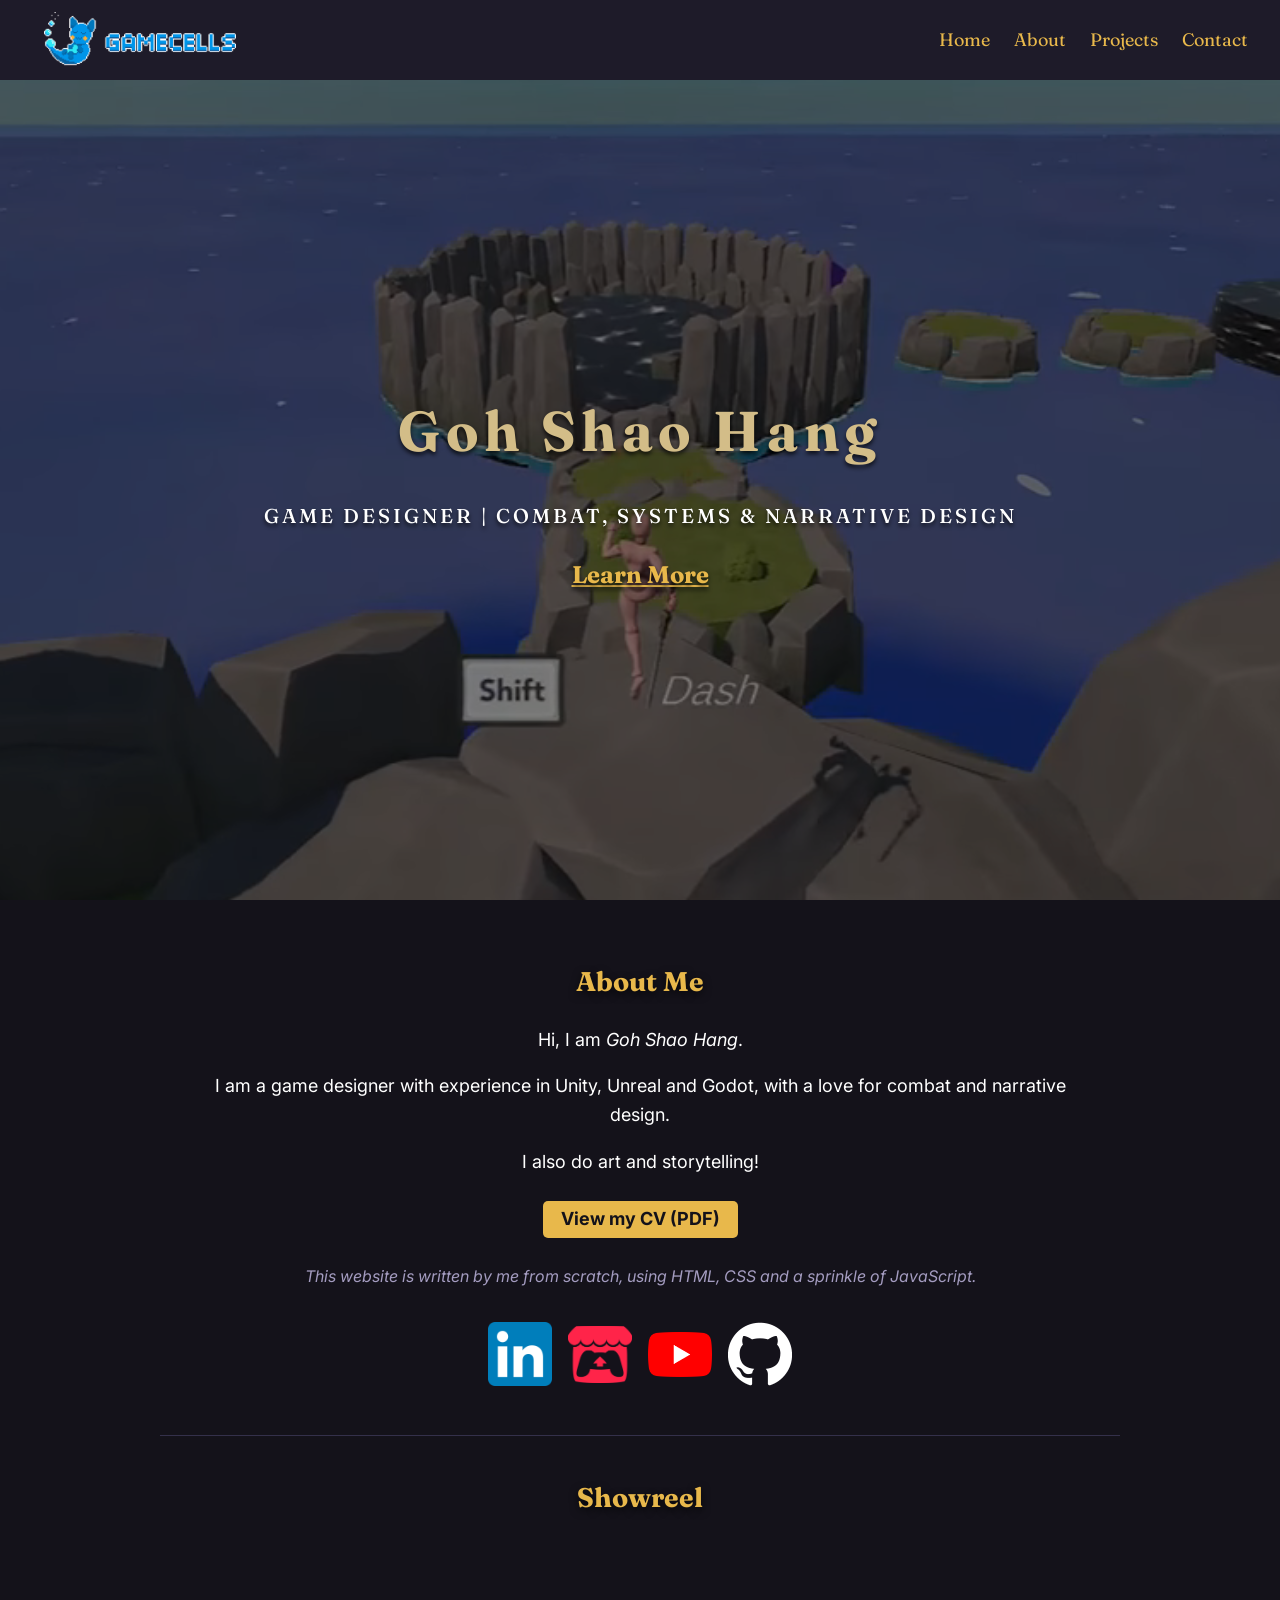
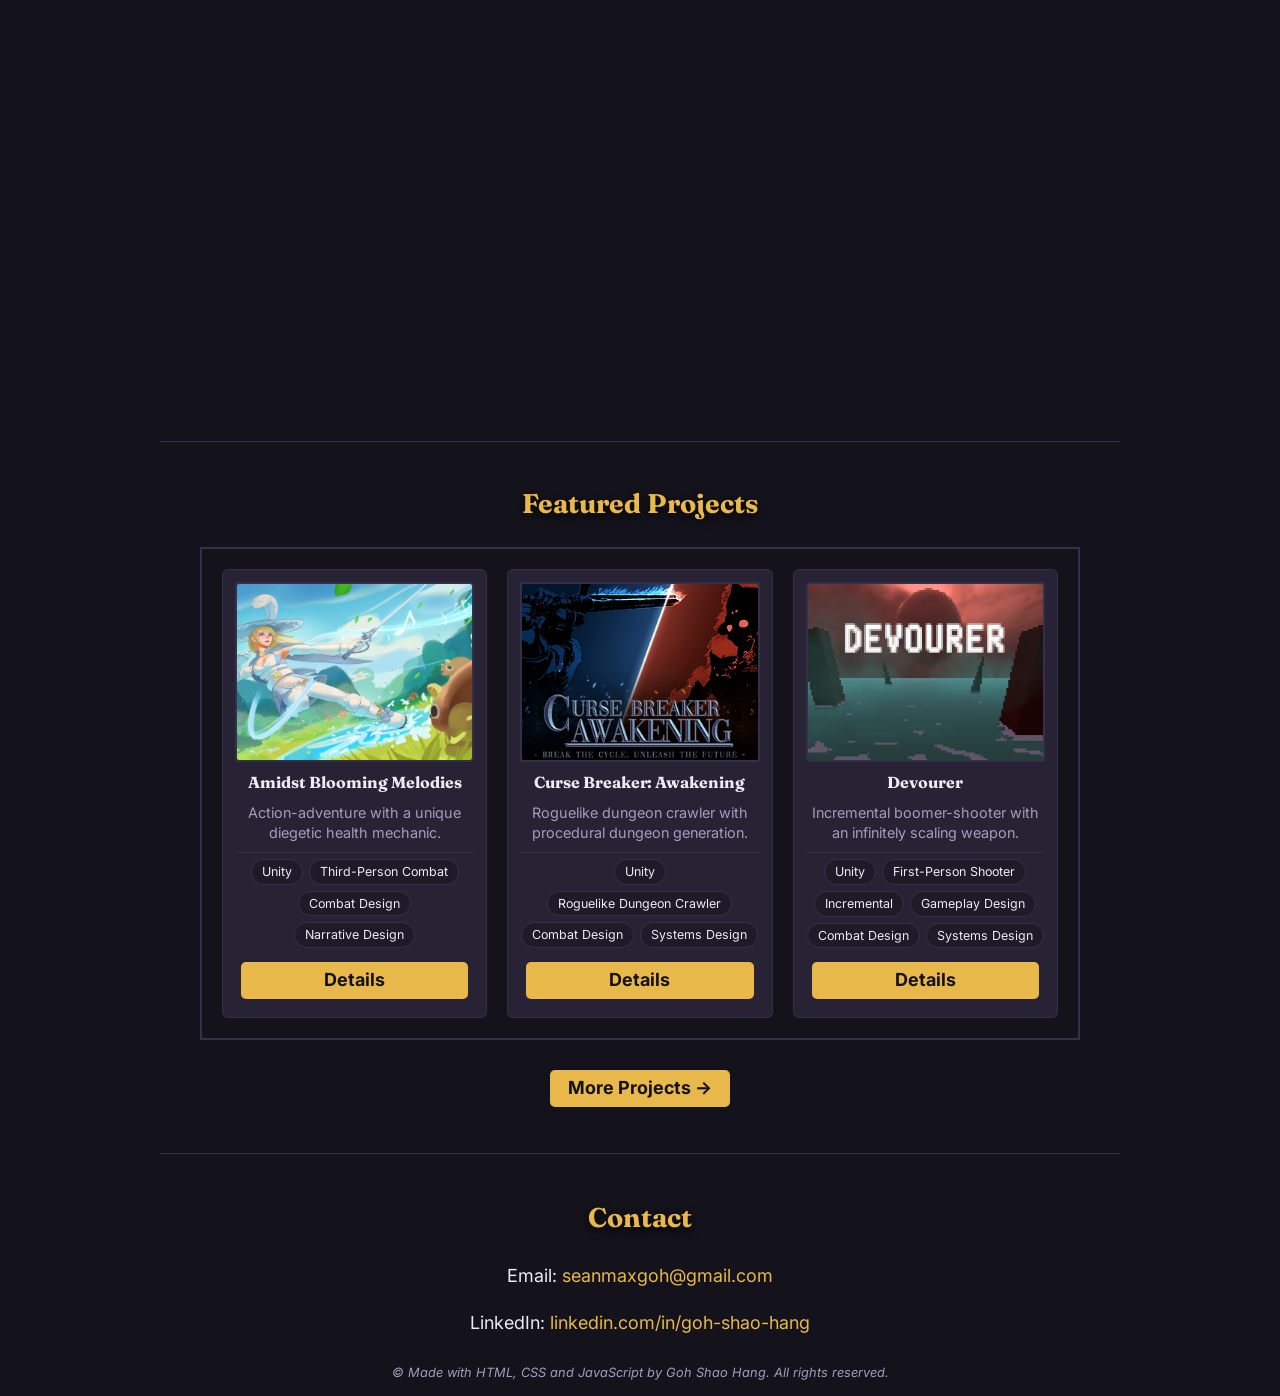
<file: index.html>
<!doctype html>
<html lang="en">
  <head>
    <meta charset="UTF-8" />
    <meta name="viewport" content="width=device-width, initial-scale=1.0" />
    <meta property="og:title" content="Goh Shao Hang | Game Designer" />
    <meta
      property="og:description"
      content="Combat, systems and narrative designer — Unity, C#, and 3D art. Portfolio of boss-fight systems and original narrative work."
    />
    <meta
      property="og:image"
      content="https://goh-shao-hang.github.io/images/og-preview.png"
    />
    <meta property="og:url" content="https://goh-shao-hang.github.io/" />
    <title>Goh Shao Hang | Game Designer</title>
    <link rel="icon" type="image/png" href="favicon.png" />

    <link rel="preconnect" href="https://fonts.googleapis.com" />
    <link rel="preconnect" href="https://fonts.gstatic.com" crossorigin />
    <link
      href="https://fonts.googleapis.com/css2?family=Fraunces:ital,opsz,wght@0,9..144,100..900;1,9..144,100..900&family=Inter:ital,opsz,wght@0,14..32,100..900;1,14..32,100..900&display=swap"
      rel="stylesheet"
    />
    <link rel="stylesheet" href="style.css" />
  </head>
  <body>
    <header>
      <a href="#"
        ><img
          class="logo"
          src="images/GamecellsBannerAnimatedTrimmed.gif"
          alt="Banner Image of Gamecells"
        />
      </a>

      <button class="menu-toggle" aria-label="Toggle menu">☰</button>

      <nav>
        <a href="#">Home</a>
        <a href="#about">About</a>
        <a href="#projects">Projects</a>
        <a href="#contact">Contact</a>
      </nav>
    </header>
    <div class="above-fold">
      <div class="hero">
        <video
          class="hero-video"
          poster="images/hero-poster.png"
          autoplay
          muted
          loop
          playsinline
          disablePictureInPicture
        >
          <source src="videos/hero-video.webm" type="video/webm" />
          <source src="videos/hero-video.mp4" type="video/mp4" />
        </video>
        <div class="hero-overlay"></div>
        <div class="hero-text">
          <h1>Goh Shao Hang</h1>
          <p>Game Designer | Combat, Systems & Narrative Design</p>
          <a href="#about">Learn More</a>
        </div>
      </div>
    </div>

    <main>
      <section id="about">
        <h2>About Me</h2>
        <div>
          <p class="about">Hi, I am <em>Goh Shao Hang</em>.</p>
          <p class="about">
            I am a game designer with experience in Unity, Unreal and Godot,
            with a love for combat and narrative design.
          </p>
          <p class="about">I also do art and storytelling!</p>
          <a
            class="btn-link"
            href="documents/cv-goh-shao-hang.pdf"
            target="_blank"
            >View my CV (PDF)</a
          >
          <p class="about">
            <span
              style="font-size: 1rem; font-style: italic; color: var(--muted)"
              >This website is written by me from scratch, using HTML, CSS and a
              sprinkle of JavaScript.</span
            >
          </p>
        </div>
        <div class="links">
          <a
            href="https://www.linkedin.com/in/goh-shao-hang"
            target="_blank"
            rel="noopener noreferrer"
          >
            <img
              class="link-icon"
              src="images/linkedin-icon.webp"
              alt="Link to LinkedIn Page"
              loading="lazy"
            />
          </a>
          <a
            href="https://gamecells.itch.io/"
            target="_blank"
            rel="noopener noreferrer"
          >
            <img
              class="link-icon"
              src="images/itchio-icon.png"
              alt="Link to Itch.io Page"
              loading="lazy"
            />
          </a>
          <a
            href="https://www.youtube.com/@gamecells"
            target="_blank"
            rel="noopener noreferrer"
          >
            <img
              class="link-icon"
              src="images/youtube-icon.png"
              alt="Link to YouTube Channel"
              loading="lazy"
            />
          </a>
          <a
            href="https://github.com/goh-shao-hang"
            target="_blank"
            rel="noopener noreferrer"
          >
            <img
              class="link-icon"
              src="images/github-icon.png"
              alt="Link to GitHub Profile"
              loading="lazy"
            />
          </a>
        </div>
      </section>
      <section>
        <h2>Showreel</h2>
        <iframe
          src="https://www.youtube.com/embed/Xxw1NPWMXco?si=EouvXhj8TsORYzJm"
          title="Gamecells Showreel"
          allow="
            accelerometer;
            autoplay;
            clipboard-write;
            encrypted-media;
            gyroscope;
            picture-in-picture;
            web-share;
          "
          referrerpolicy="strict-origin-when-cross-origin"
          allowfullscreen
        ></iframe>
        <!-- <video src="videos/showreel.mp4" controls playsinline></video> -->
      </section>
      <section id="projects">
        <h2>Featured Projects</h2>
        <div class="project-grid">
          <div class="project-card">
            <a href="projects/amidst-blooming-melodies.html">
              <img
                class="thumbnail"
                src="images/amidst-blooming-melodies-thumb.jpg"
                alt="Thumbnail of Amidst Blooming Melodies"
                loading="lazy"
              />
            </a>
            <h3>Amidst Blooming Melodies</h3>
            <p class="card-description">
              Action-adventure with a unique diegetic health mechanic.
            </p>
            <ul class="tag-list">
              <li>Unity</li>
              <li>Third-Person Combat</li>
              <li>Combat Design</li>
              <li>Narrative Design</li>
            </ul>
            <a
              class="btn-details"
              href="projects/amidst-blooming-melodies.html"
            >
              Details
            </a>
          </div>
          <div class="project-card">
            <a href="projects/curse-breaker-awakening.html">
              <img
                class="thumbnail"
                src="images/curse-breaker-awakening-thumb.png"
                alt="Thumbnail of Curse Breaker: Awakening"
                loading="lazy"
              />
            </a>
            <h3>Curse Breaker: Awakening</h3>
            <p class="card-description">
              Roguelike dungeon crawler with procedural dungeon generation.
            </p>
            <ul class="tag-list">
              <li>Unity</li>
              <li>Roguelike Dungeon Crawler</li>
              <li>Combat Design</li>
              <li>Systems Design</li>
            </ul>
            <a class="btn-details" href="projects/curse-breaker-awakening.html">
              Details
            </a>
          </div>
          <div class="project-card">
            <a href="projects/devourer.html">
              <img
                class="thumbnail"
                src="images/devourer-thumb.png"
                alt="Thumbnail of Devourer"
                loading="lazy"
              />
            </a>
            <h3>Devourer</h3>
            <p class="card-description">
              Incremental boomer-shooter with an infinitely scaling weapon.
            </p>
            <ul class="tag-list">
              <li>Unity</li>
              <li>First-Person Shooter</li>
              <li>Incremental</li>
              <li>Gameplay Design</li>
              <li>Combat Design</li>
              <li>Systems Design</li>
            </ul>
            <a class="btn-details" href="projects/devourer.html"> Details </a>
          </div>
        </div>
        <div class="link-buttons">
          <a class="btn-link" href="more-projects.html">More Projects &rarr;</a>
        </div>
      </section>
    </main>
    <footer id="contact">
      <h2>Contact</h2>
      <p>
        Email: <a href="mailto:seanmaxgoh@gmail.com">seanmaxgoh@gmail.com</a>
      </p>
      <p>
        LinkedIn:
        <a
          href="https://www.linkedin.com/in/goh-shao-hang"
          target="_blank"
          rel="noopener noreferrer"
          >linkedin.com/in/goh-shao-hang</a
        >
      </p>
      <p id="copyright">
        &copy; Made with HTML, CSS and JavaScript by Goh Shao Hang. All rights
        reserved.
      </p>
    </footer>

    <script src="scripts/hamburger.js"></script>
    <script src="scripts/motion.js"></script>
    <!-- Cloudflare Web Analytics -->
    <script
      type="module"
      src="https://static.cloudflareinsights.com/beacon.min.js"
      data-cf-beacon='{"token": "64c9b48ee6d34dce850025bd3eb6d81f"}'
    ></script>
    <!-- End Cloudflare Web Analytics -->
  </body>
</html>
</file>
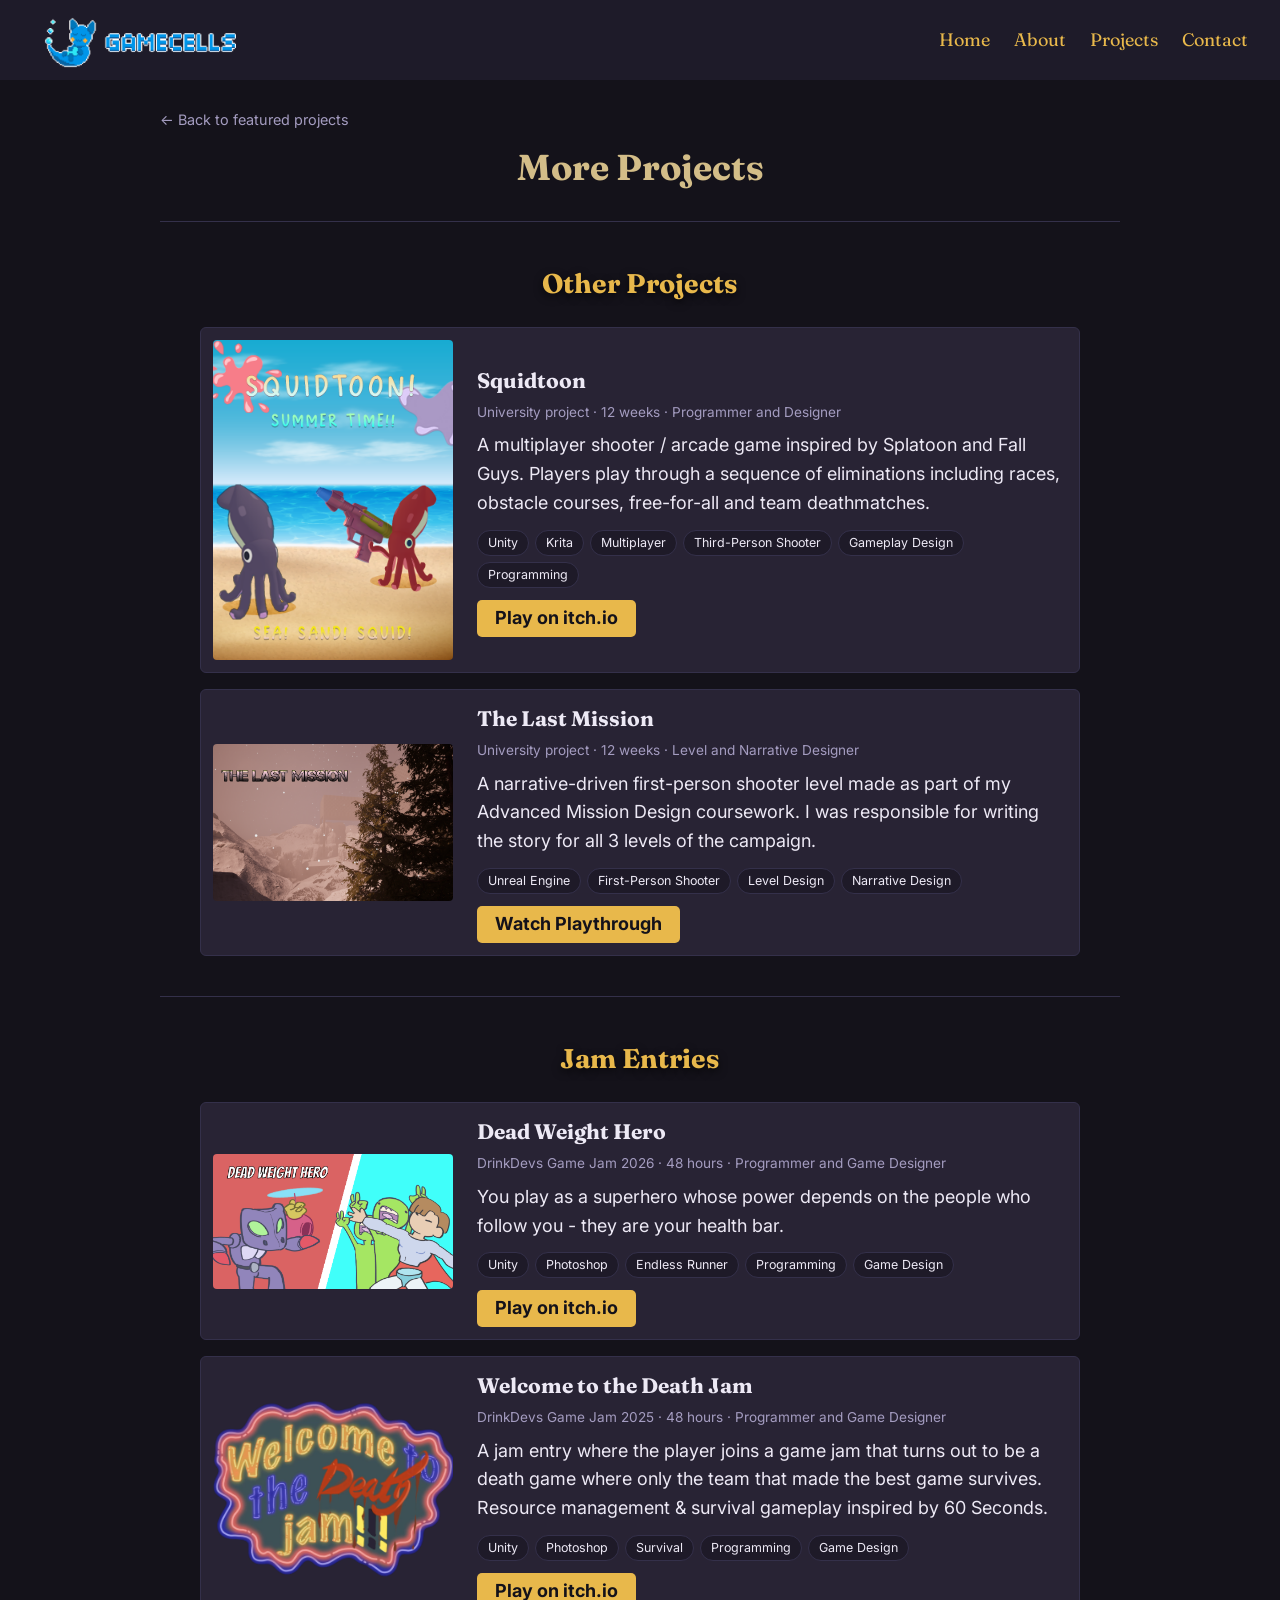
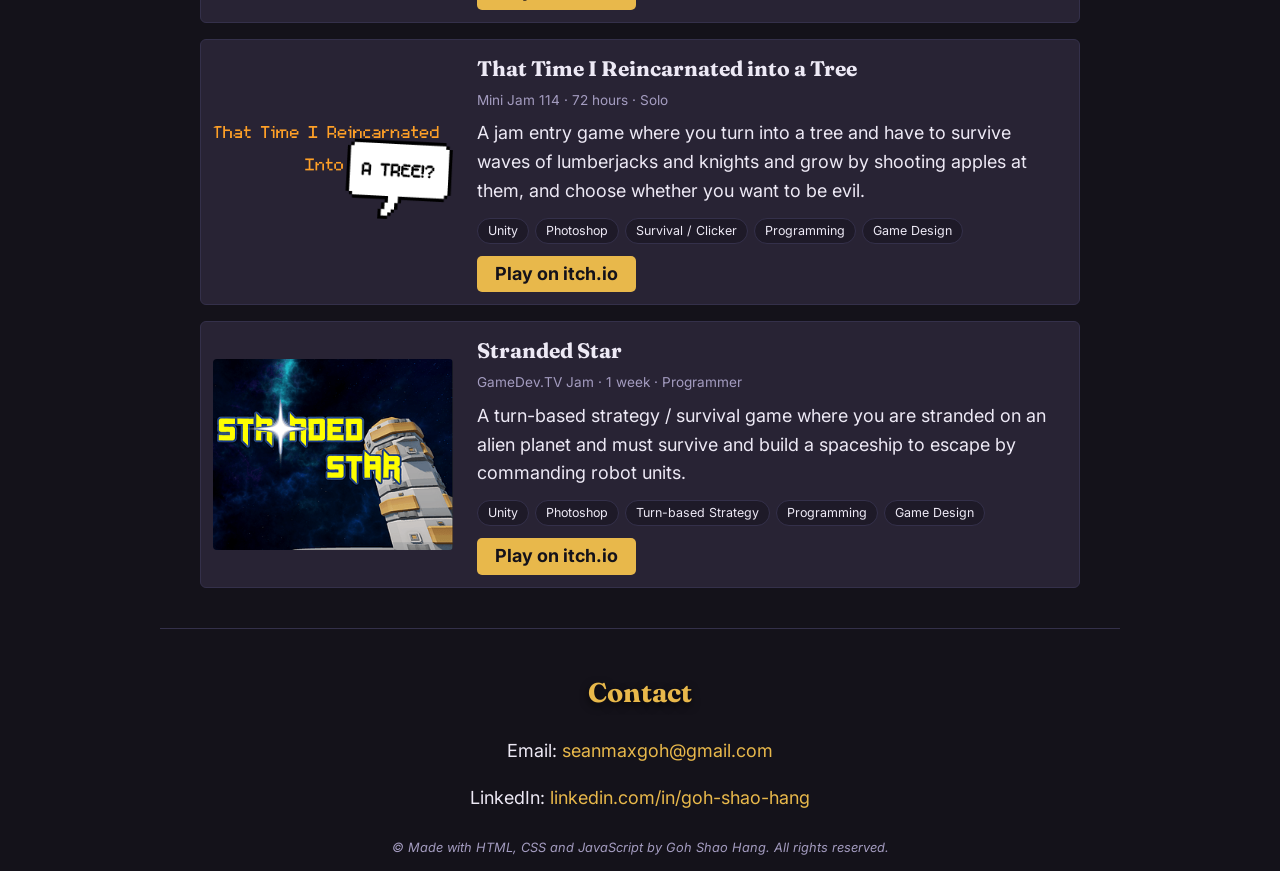
<file: more-projects.html>
<!doctype html>
<html lang="en">
  <head>
    <meta charset="UTF-8" />
    <meta name="viewport" content="width=device-width, initial-scale=1.0" />
    <meta property="og:title" content="More Projects | Goh Shao Hang" />
    <meta
      property="og:description"
      content="Other projects including personal projects and game jam entries."
    />
    <meta
      property="og:image"
      content="https://goh-shao-hang.github.io/images/og-preview.png"
    />
    <meta
      property="og:url"
      content="https://goh-shao-hang.github.io/more-projects.html"
    />
    <link rel="icon" type="image/png" href="favicon.png" />
    <title>More Projects | Goh Shao Hang</title>

    <link rel="preconnect" href="https://fonts.googleapis.com" />
    <link rel="preconnect" href="https://fonts.gstatic.com" crossorigin />
    <link
      href="https://fonts.googleapis.com/css2?family=Fraunces:ital,opsz,wght@0,9..144,100..900;1,9..144,100..900&family=Inter:ital,opsz,wght@0,14..32,100..900;1,14..32,100..900&display=swap"
      rel="stylesheet"
    />
    <link rel="stylesheet" href="style.css" />
  </head>
  <body>
    <header>
      <a href="index.html">
        <img
          class="logo"
          src="images/GamecellsBannerAnimatedTrimmed.gif"
          alt="Logo of Gamecells"
        />
      </a>
      <button class="menu-toggle" aria-label="Toggle menu">☰</button>
      <nav>
        <a href="index.html">Home</a>
        <a href="index.html#about">About</a>
        <a href="index.html#projects">Projects</a>
        <a href="index.html#contact">Contact</a>
      </nav>
    </header>

    <main>
      <div class="project-header">
        <div class="breadcrumb">
          <a href="index.html#projects">&larr; Back to featured projects</a>
        </div>
        <h1 class="project-title">More Projects</h1>
      </div>
      <section id="other-projects">
        <h2>Other Projects</h2>
        <div class="project-list">
          <article class="project-row tall">
            <a
              href="https://gamecells.itch.io/squidtoon"
              target="_blank"
              rel="noopener noreferrer"
            >
              <img
                class="row-thumb"
                src="images/game-jams/squidtoon-thumb.png"
                alt="Thumbnail of Squidtoon"
                loading="lazy"
              />
            </a>
            <div class="row-text">
              <h3>Squidtoon</h3>
              <p class="row-meta">
                University project &middot; 12 weeks &middot; Programmer and
                Designer
              </p>
              <p class="row-description">
                A multiplayer shooter / arcade game inspired by Splatoon and
                Fall Guys. Players play through a sequence of eliminations
                including races, obstacle courses, free-for-all and team
                deathmatches.
              </p>
              <ul class="tag-list">
                <li>Unity</li>
                <li>Krita</li>
                <li>Multiplayer</li>
                <li>Third-Person Shooter</li>
                <li>Gameplay Design</li>
                <li>Programming</li>
              </ul>
              <a
                class="btn-link"
                href="https://gamecells.itch.io/squidtoon"
                target="_blank"
                rel="noopener noreferrer"
                >Play on itch.io</a
              >
            </div>
          </article>
          <article class="project-row">
            <a
              href="https://youtu.be/XicVcLcd4GY"
              target="_blank"
              rel="noopener noreferrer"
            >
              <img
                class="row-thumb"
                src="images/game-jams/the-last-mission-thumb.png"
                alt="Thumbnail of The Last Mission"
                loading="lazy"
              />
            </a>
            <div class="row-text">
              <h3>The Last Mission</h3>
              <p class="row-meta">
                University project &middot; 12 weeks &middot; Level and
                Narrative Designer
              </p>
              <p class="row-description">
                A narrative-driven first-person shooter level made as part of my
                Advanced Mission Design coursework. I was responsible for
                writing the story for all 3 levels of the campaign.
              </p>
              <ul class="tag-list">
                <li>Unreal Engine</li>
                <li>First-Person Shooter</li>
                <li>Level Design</li>
                <li>Narrative Design</li>
              </ul>
              <a
                class="btn-link"
                href="https://youtu.be/XicVcLcd4GY"
                target="_blank"
                rel="noopener noreferrer"
                >Watch Playthrough</a
              >
            </div>
          </article>
        </div>
      </section>
      <section id="jam-entries">
        <h2>Jam Entries</h2>
        <div class="project-list">
          <article class="project-row">
            <a
              href="https://gamecells.itch.io/dead-weight-hero"
              target="_blank"
              rel="noopener noreferrer"
            >
              <img
                class="row-thumb"
                src="images/game-jams/dead-weight-hero-thumb.png"
                alt="Thumbnail of Dead Weight Hero"
                loading="lazy"
              />
            </a>
            <div class="row-text">
              <h3>Dead Weight Hero</h3>
              <p class="row-meta">
                DrinkDevs Game Jam 2026 &middot; 48 hours &middot; Programmer
                and Game Designer
              </p>
              <p class="row-description">
                You play as a superhero whose power depends on the people who
                follow you - they are your health bar.
              </p>
              <ul class="tag-list">
                <li>Unity</li>
                <li>Photoshop</li>
                <li>Endless Runner</li>
                <li>Programming</li>
                <li>Game Design</li>
              </ul>
              <a
                class="btn-link"
                href="https://gamecells.itch.io/dead-weight-hero"
                target="_blank"
                rel="noopener noreferrer"
                >Play on itch.io</a
              >
            </div>
          </article>
          <article class="project-row">
            <a
              href="https://gamecells.itch.io/welcome-to-the-death-game-jam"
              target="_blank"
              rel="noopener noreferrer"
            >
              <img
                class="row-thumb"
                src="images/game-jams/death-jam-thumb.png"
                alt="Thumbnail of Welcome to the Death Jam"
                loading="lazy"
              />
            </a>
            <div class="row-text">
              <h3>Welcome to the Death Jam</h3>
              <p class="row-meta">
                DrinkDevs Game Jam 2025 &middot; 48 hours &middot; Programmer
                and Game Designer
              </p>
              <p class="row-description">
                A jam entry where the player joins a game jam that turns out to
                be a death game where only the team that made the best game
                survives. Resource management & survival gameplay inspired by 60
                Seconds.
              </p>
              <ul class="tag-list">
                <li>Unity</li>
                <li>Photoshop</li>
                <li>Survival</li>
                <li>Programming</li>
                <li>Game Design</li>
              </ul>
              <a
                class="btn-link"
                href="https://gamecells.itch.io/welcome-to-the-death-game-jam"
                target="_blank"
                rel="noopener noreferrer"
                >Play on itch.io</a
              >
            </div>
          </article>
          <article class="project-row">
            <a
              href="https://gamecells.itch.io/that-time-i-reincarnated-as-a-tree"
              target="_blank"
              rel="noopener noreferrer"
            >
              <img
                class="row-thumb"
                src="images/game-jams/tree-thumb.png"
                alt="Thumbnail of That Time I Reincarnated into a Tree"
                loading="lazy"
              />
            </a>
            <div class="row-text">
              <h3>That Time I Reincarnated into a Tree</h3>
              <p class="row-meta">
                Mini Jam 114 &middot; 72 hours &middot; Solo
              </p>
              <p class="row-description">
                A jam entry game where you turn into a tree and have to survive
                waves of lumberjacks and knights and grow by shooting apples at
                them, and choose whether you want to be evil.
              </p>
              <ul class="tag-list">
                <li>Unity</li>
                <li>Photoshop</li>
                <li>Survival / Clicker</li>
                <li>Programming</li>
                <li>Game Design</li>
              </ul>
              <a
                class="btn-link"
                href="https://gamecells.itch.io/that-time-i-reincarnated-as-a-tree"
                target="_blank"
                rel="noopener noreferrer"
                >Play on itch.io</a
              >
            </div>
          </article>
          <article class="project-row">
            <a
              href="https://gamecells.itch.io/stranded-star"
              target="_blank"
              rel="noopener noreferrer"
            >
              <img
                class="row-thumb"
                src="images/game-jams/stranded-star-thumb.png"
                alt="Thumbnail of Stranded Star"
                loading="lazy"
              />
            </a>
            <div class="row-text">
              <h3>Stranded Star</h3>
              <p class="row-meta">
                GameDev.TV Jam &middot; 1 week &middot; Programmer
              </p>
              <p class="row-description">
                A turn-based strategy / survival game where you are stranded on
                an alien planet and must survive and build a spaceship to escape
                by commanding robot units.
              </p>
              <ul class="tag-list">
                <li>Unity</li>
                <li>Photoshop</li>
                <li>Turn-based Strategy</li>
                <li>Programming</li>
                <li>Game Design</li>
              </ul>
              <a
                class="btn-link"
                href="https://gamecells.itch.io/stranded-star"
                target="_blank"
                rel="noopener noreferrer"
                >Play on itch.io</a
              >
            </div>
          </article>
        </div>
      </section>
    </main>

    <footer id="contact">
      <h2>Contact</h2>
      <p>
        Email: <a href="mailto:seanmaxgoh@gmail.com">seanmaxgoh@gmail.com</a>
      </p>
      <p>
        LinkedIn:
        <a
          href="https://www.linkedin.com/in/goh-shao-hang"
          target="_blank"
          rel="noopener noreferrer"
          >linkedin.com/in/goh-shao-hang</a
        >
      </p>
      <p id="copyright">
        &copy; Made with HTML, CSS and JavaScript by Goh Shao Hang. All rights
        reserved.
      </p>
    </footer>
    <script src="scripts/hamburger.js"></script>
    <script src="scripts/motion.js"></script>
    <!-- Cloudflare Web Analytics -->
    <script
      type="module"
      src="https://static.cloudflareinsights.com/beacon.min.js"
      data-cf-beacon='{"token": "64c9b48ee6d34dce850025bd3eb6d81f"}'
    ></script>
    <!-- End Cloudflare Web Analytics -->
  </body>
</html>
</file>
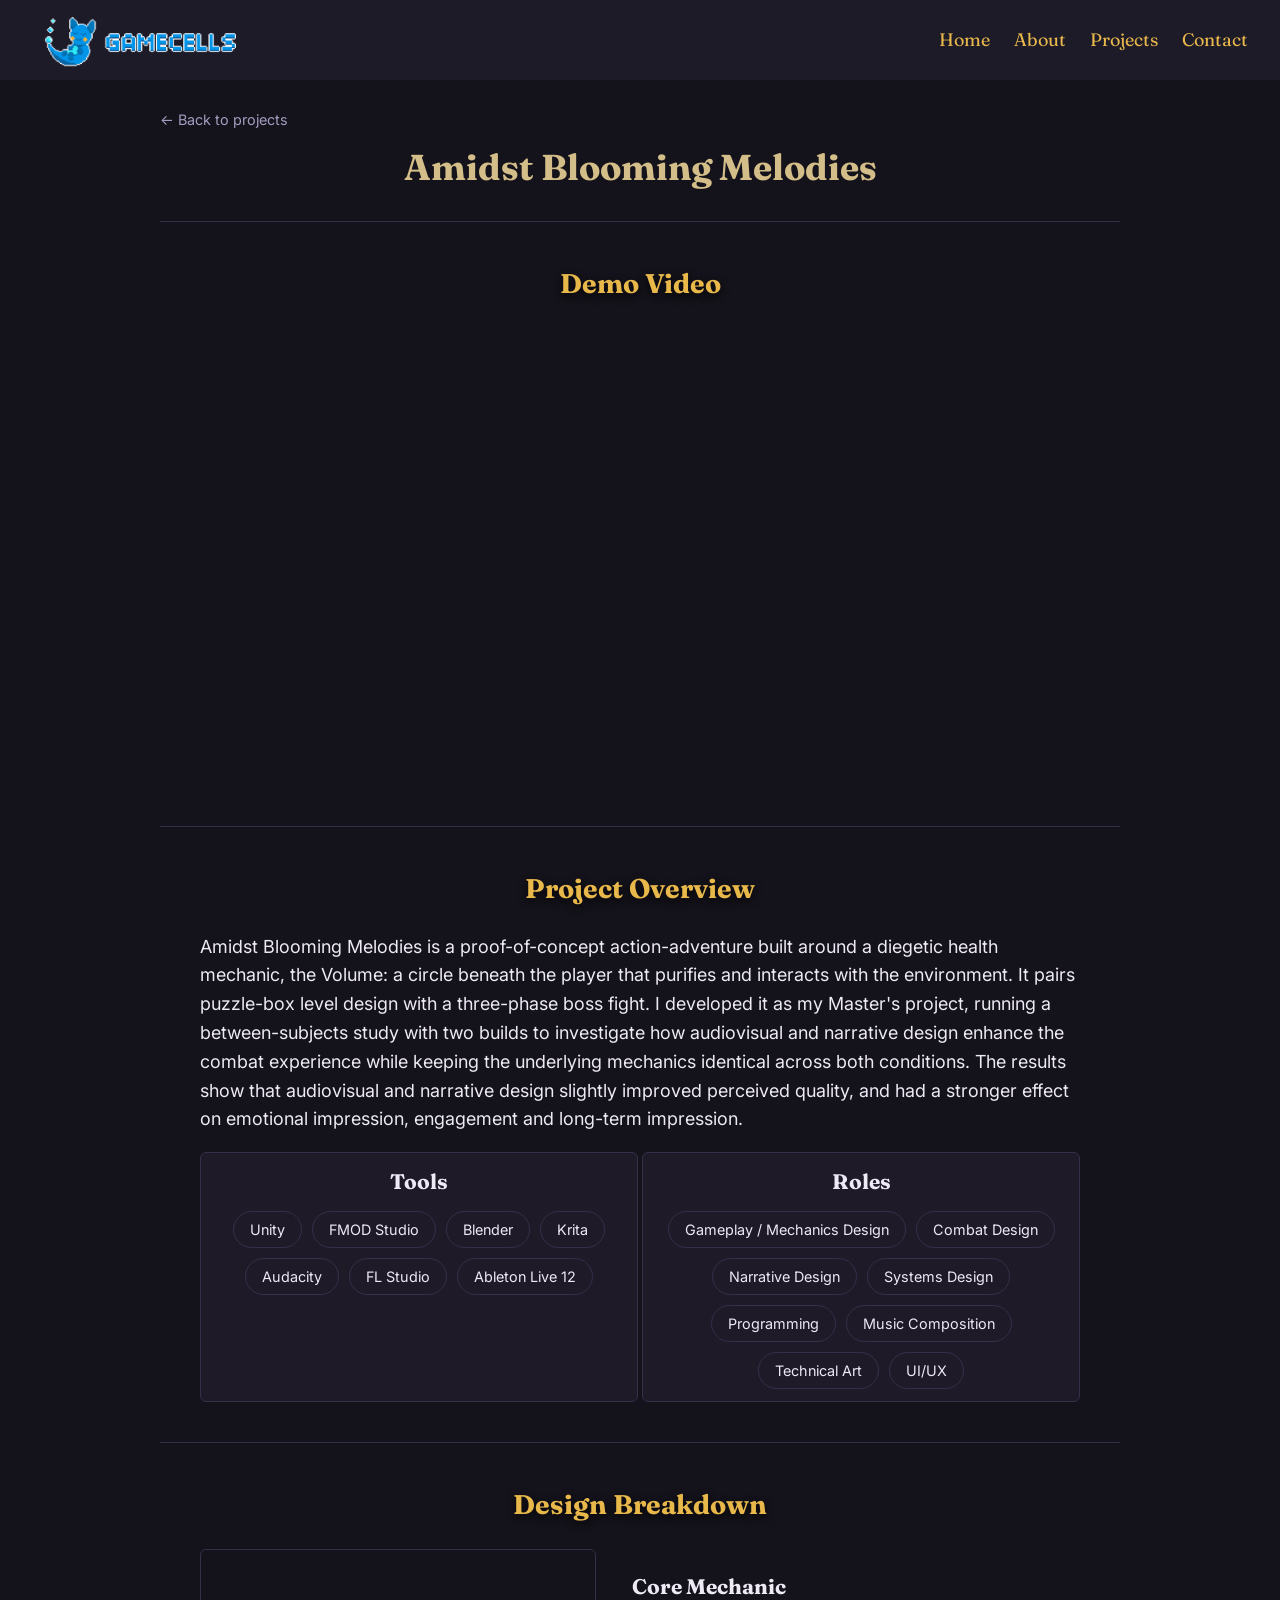
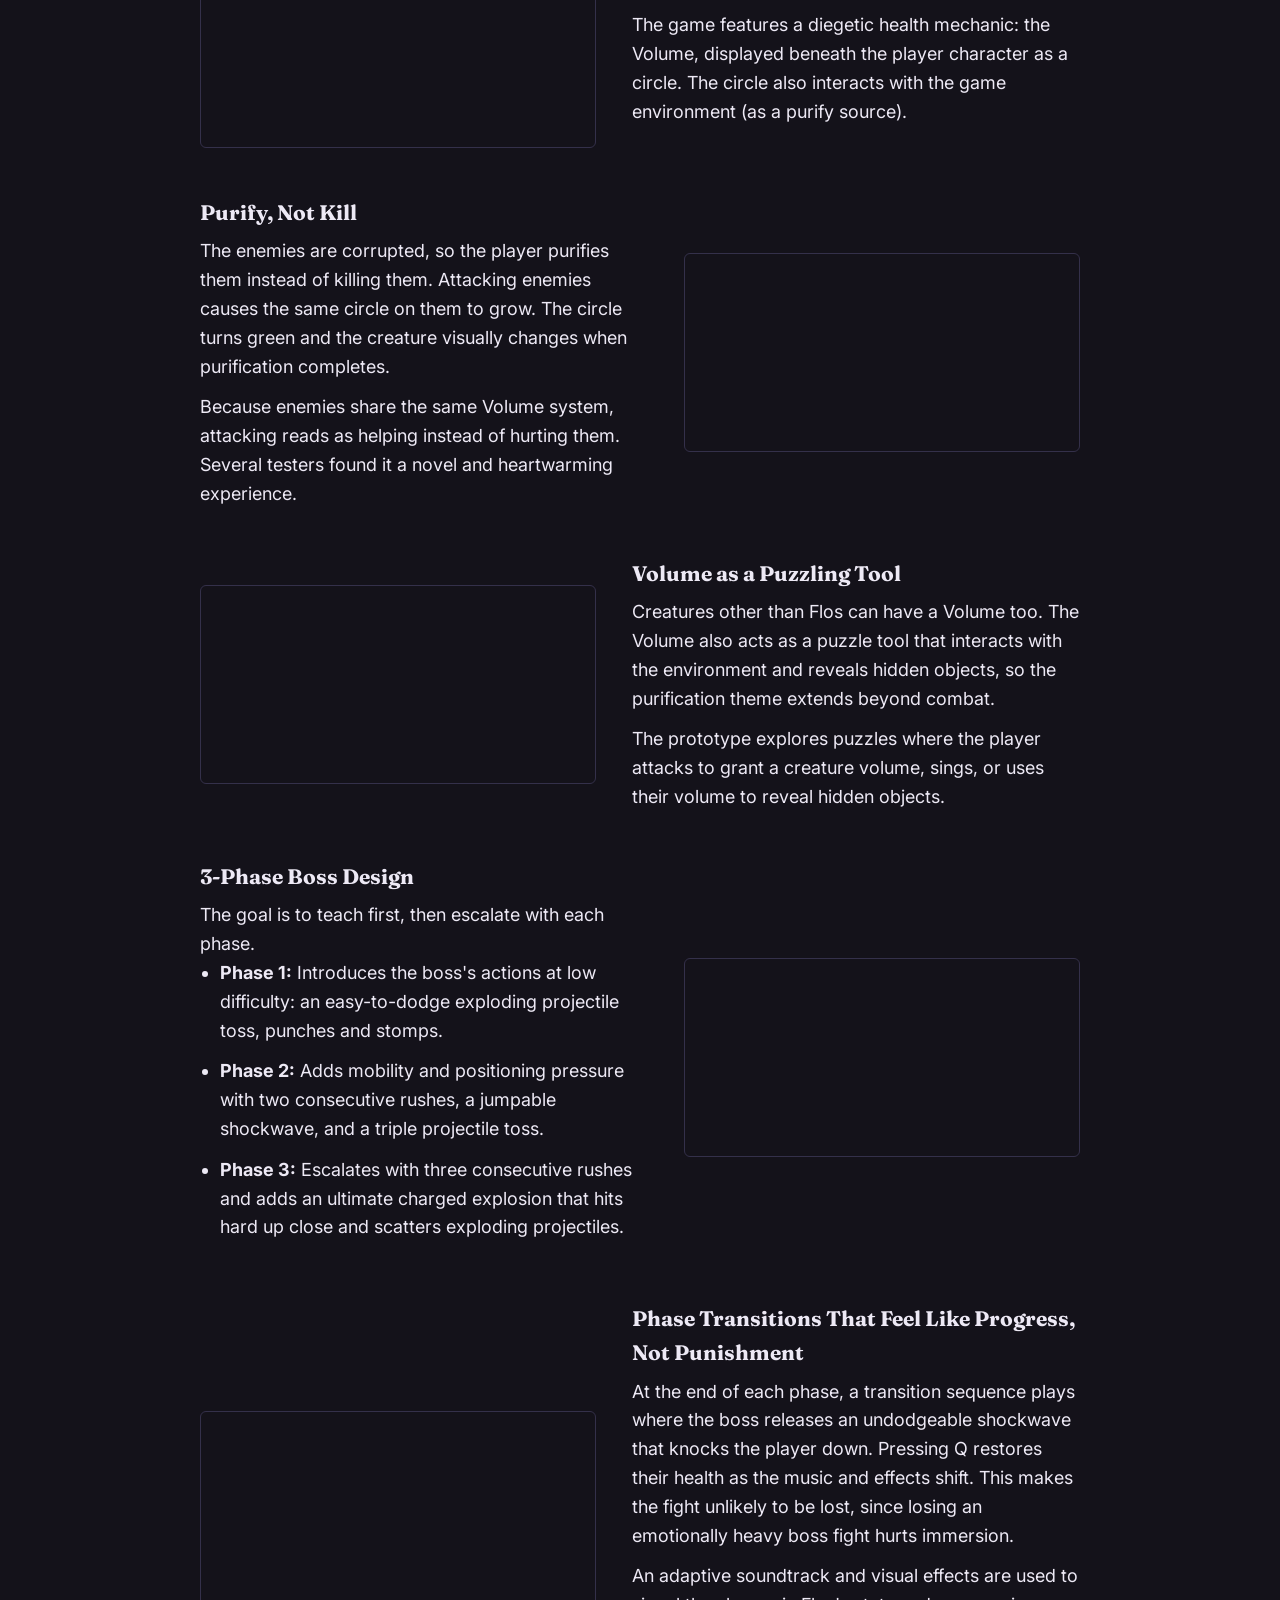
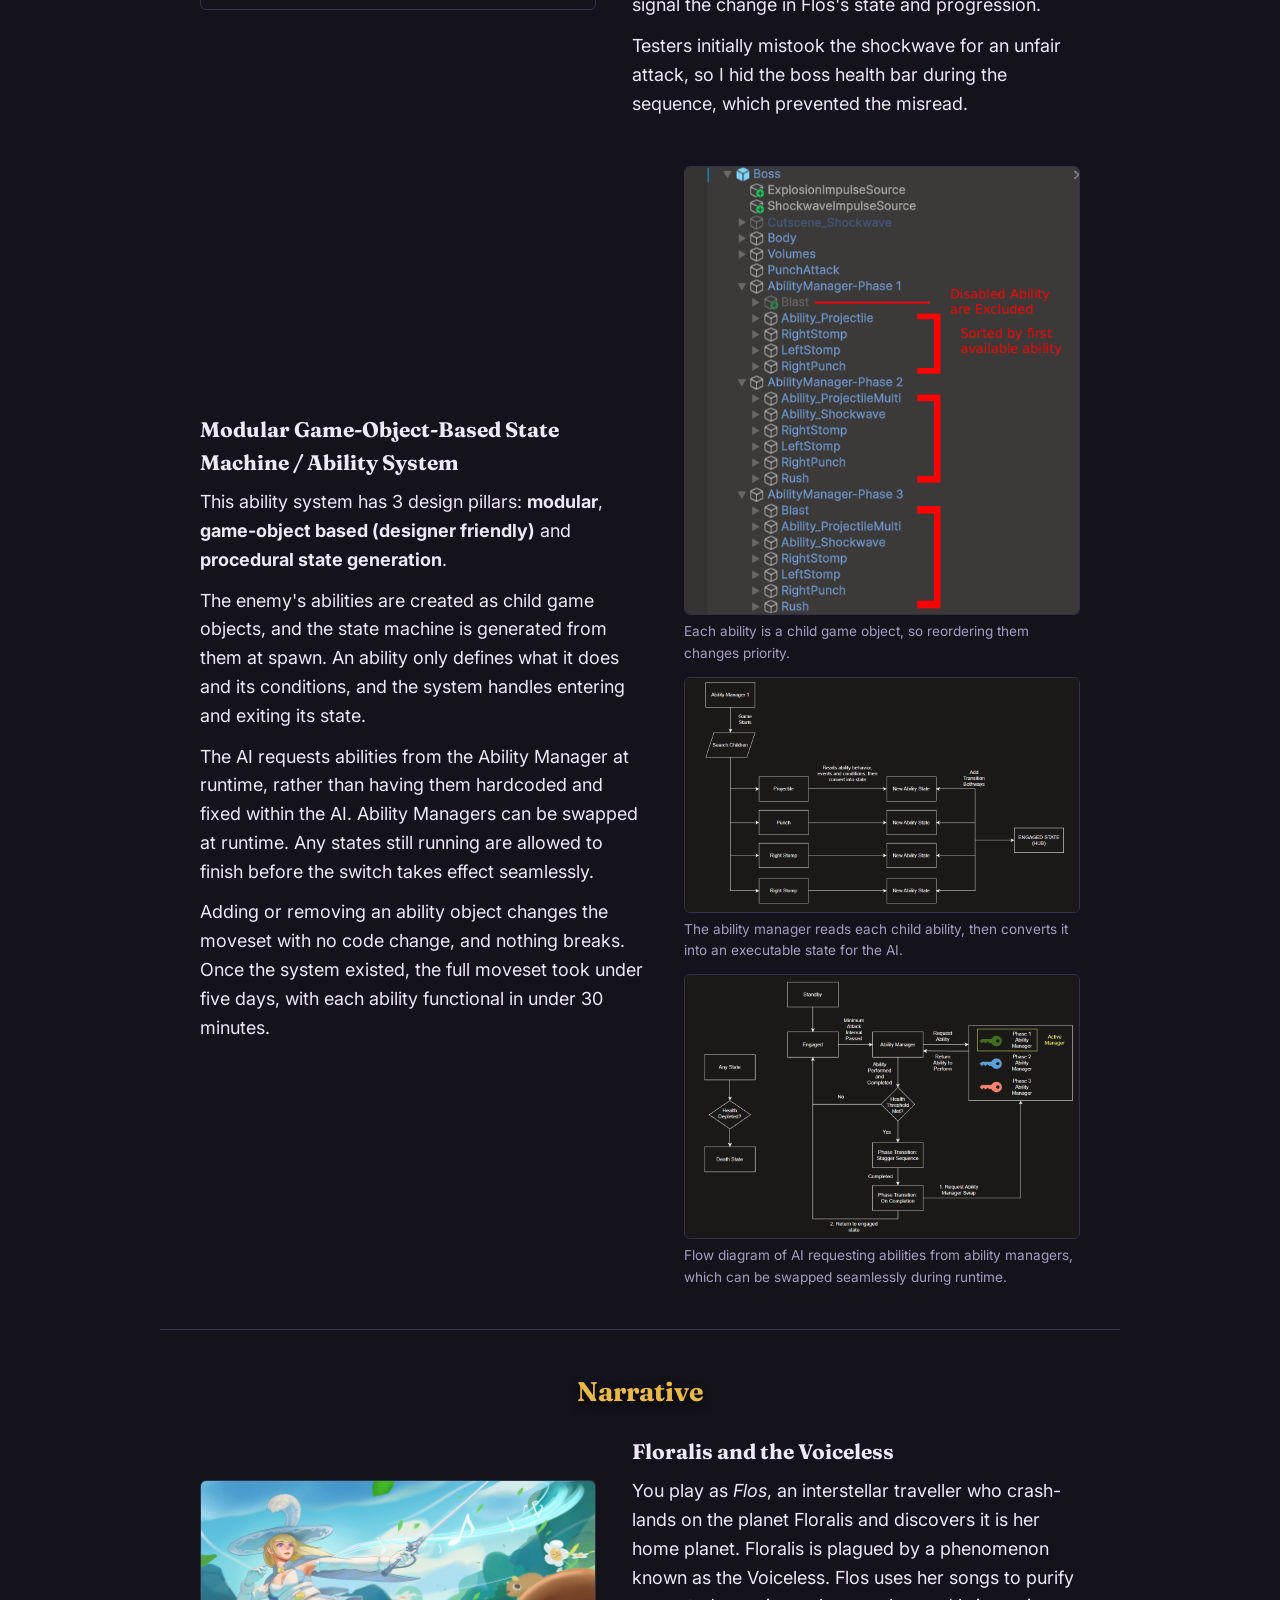
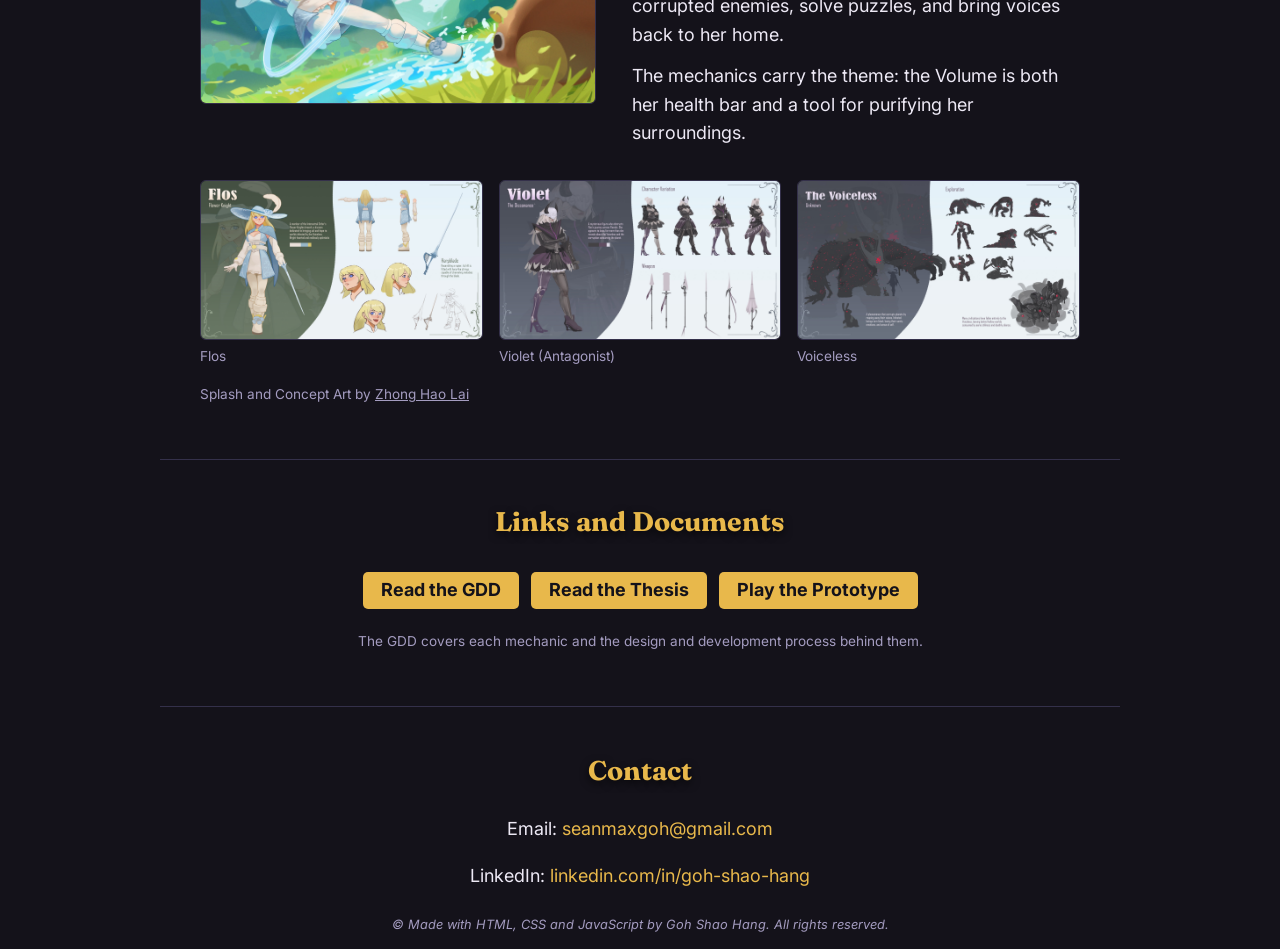
<file: projects/amidst-blooming-melodies.html>
<!doctype html>
<html lang="en">
  <head>
    <meta charset="UTF-8" />
    <meta name="viewport" content="width=device-width, initial-scale=1.0" />
    <meta
      property="og:title"
      content="Amidst Blooming Melodies | Goh Shao Hang"
    />
    <meta
      property="og:description"
      content="A Unity boss-fight vertical slice exploring a diegetic health mechanic."
    />
    <meta
      property="og:image"
      content="https://goh-shao-hang.github.io/images/amidst-blooming-melodies-thumb.jpg"
    />
    <meta
      property="og:url"
      content="https://goh-shao-hang.github.io/projects/amidst-blooming-melodies.html"
    />
    <link rel="icon" type="image/png" href="../favicon.png" />
    <title>Amidst Blooming Melodies</title>

    <link rel="preconnect" href="https://fonts.googleapis.com" />
    <link rel="preconnect" href="https://fonts.gstatic.com" crossorigin />
    <link
      href="https://fonts.googleapis.com/css2?family=Fraunces:ital,opsz,wght@0,9..144,100..900;1,9..144,100..900&family=Inter:ital,opsz,wght@0,14..32,100..900;1,14..32,100..900&display=swap"
      rel="stylesheet"
    />
    <link rel="stylesheet" href="../style.css" />
  </head>
  <body>
    <header>
      <a href="../index.html">
        <img
          class="logo"
          src="../images/GamecellsBannerAnimatedTrimmed.gif"
          alt="Logo of Gamecells"
        />
      </a>
      <button class="menu-toggle" aria-label="Toggle menu">☰</button>
      <nav>
        <a href="../index.html">Home</a>
        <a href="../index.html#about">About</a>
        <a href="../index.html#projects">Projects</a>
        <a href="../index.html#contact">Contact</a>
      </nav>
    </header>
    <main>
      <div class="project-header">
        <div class="breadcrumb">
          <a href="../index.html#projects">&larr; Back to projects</a>
        </div>
        <h1 class="project-title">Amidst Blooming Melodies</h1>
      </div>
      <section id="demo-video">
        <h2>Demo Video</h2>
        <iframe
          width="560"
          height="315"
          src="https://www.youtube.com/embed/qGhVSsaz5n0?si=cfx529ER9HBXdZX1"
          title="Amidst Blooming Melodies Product Video"
          allow="
            accelerometer;
            autoplay;
            clipboard-write;
            encrypted-media;
            gyroscope;
            picture-in-picture;
            web-share;
          "
          referrerpolicy="strict-origin-when-cross-origin"
          allowfullscreen
        ></iframe>
        <!-- <video
          src="../videos/amidst-blooming-melodies-demo-video.mp4"
          controls
          playsinline
        ></video>-->
      </section>
      <section id="project-overview">
        <h2>Project Overview</h2>
        <p class="project-description">
          Amidst Blooming Melodies is a proof-of-concept action-adventure built
          around a diegetic health mechanic, the Volume: a circle beneath the
          player that purifies and interacts with the environment. It pairs
          puzzle-box level design with a three-phase boss fight. I developed it
          as my Master's project, running a between-subjects study with two
          builds to investigate how audiovisual and narrative design enhance the
          combat experience while keeping the underlying mechanics identical
          across both conditions. The results show that audiovisual and
          narrative design slightly improved perceived quality, and had a
          stronger effect on emotional impression, engagement and long-term
          impression.
        </p>
        <div class="tools-and-roles">
          <div class="project-detail-box">
            <h3>Tools</h3>
            <ul>
              <li>Unity</li>
              <li>FMOD Studio</li>
              <li>Blender</li>
              <li>Krita</li>
              <li>Audacity</li>
              <li>FL Studio</li>
              <li>Ableton Live 12</li>
            </ul>
          </div>
          <div class="project-detail-box">
            <h3>Roles</h3>
            <ul>
              <li>Gameplay / Mechanics Design</li>
              <li>Combat Design</li>
              <li>Narrative Design</li>
              <li>Systems Design</li>
              <li>Programming</li>
              <li>Music Composition</li>
              <li>Technical Art</li>
              <li>UI/UX</li>
            </ul>
          </div>
        </div>
      </section>
      <section id="design-breakdown">
        <h2>Design Breakdown</h2>
        <div class="pairs">
          <div class="pair">
            <div class="pair-media">
              <video
                src="../videos/abm-core-mechanic.mp4"
                autoplay
                muted
                loop
                playsinline
                aria-label="Showcase of player volume mechanic"
              ></video>
            </div>
            <div class="pair-text">
              <h3>Core Mechanic</h3>
              <p>
                The game features a diegetic health mechanic: the Volume,
                displayed beneath the player character as a circle. The circle
                also interacts with the game environment (as a purify source).
              </p>
            </div>
          </div>
          <div class="pair">
            <div class="pair-media">
              <video
                src="../videos/abm-combat.mp4"
                autoplay
                muted
                loop
                playsinline
                aria-label="Purifying a corrupted enemy gives it the same circle the player has"
              ></video>
            </div>
            <div class="pair-text">
              <h3>Purify, Not Kill</h3>
              <p>
                The enemies are corrupted, so the player purifies them instead
                of killing them. Attacking enemies causes the same circle on
                them to grow. The circle turns green and the creature visually
                changes when purification completes.
              </p>
              <p>
                Because enemies share the same Volume system, attacking reads as
                helping instead of hurting them. Several testers found it a
                novel and heartwarming experience.
              </p>
            </div>
          </div>
          <div class="pair">
            <div class="pair-media">
              <video
                src="../videos/abm-puzzles.mp4"
                autoplay
                muted
                loop
                playsinline
                aria-label="Puzzle example using volume mechanic"
              ></video>
            </div>
            <div class="pair-text">
              <h3>Volume as a Puzzling Tool</h3>
              <p>
                Creatures other than Flos can have a Volume too. The Volume also
                acts as a puzzle tool that interacts with the environment and
                reveals hidden objects, so the purification theme extends beyond
                combat.
              </p>
              <p>
                The prototype explores puzzles where the player attacks to grant
                a creature volume, sings, or uses their volume to reveal hidden
                objects.
              </p>
            </div>
          </div>
          <div class="pair">
            <div class="pair-media">
              <video
                src="../videos/abm-boss-1.mp4"
                autoplay
                muted
                loop
                playsinline
                aria-label="Boss fight"
              ></video>
            </div>
            <div class="pair-text">
              <h3>3-Phase Boss Design</h3>
              <p>The goal is to teach first, then escalate with each phase.</p>
              <ul>
                <li>
                  <strong>Phase 1:</strong> Introduces the boss's actions at low
                  difficulty: an easy-to-dodge exploding projectile toss,
                  punches and stomps.
                </li>
                <li>
                  <strong>Phase 2:</strong> Adds mobility and positioning
                  pressure with two consecutive rushes, a jumpable shockwave,
                  and a triple projectile toss.
                </li>
                <li>
                  <strong>Phase 3:</strong> Escalates with three consecutive
                  rushes and adds an ultimate charged explosion that hits hard
                  up close and scatters exploding projectiles.
                </li>
              </ul>
            </div>
          </div>
          <div class="pair">
            <div class="pair-media">
              <video
                src="../videos/abm-recover.mp4"
                autoplay
                muted
                loop
                playsinline
                aria-label="Recover Mechanic between Boss Phases"
              ></video>
            </div>
            <div class="pair-text">
              <h3>Phase Transitions That Feel Like Progress, Not Punishment</h3>
              <p>
                At the end of each phase, a transition sequence plays where the
                boss releases an undodgeable shockwave that knocks the player
                down. Pressing Q restores their health as the music and effects
                shift. This makes the fight unlikely to be lost, since losing an
                emotionally heavy boss fight hurts immersion.
              </p>
              <p>
                An adaptive soundtrack and visual effects are used to signal the
                change in Flos's state and progression.
              </p>
              <p>
                Testers initially mistook the shockwave for an unfair attack, so
                I hid the boss health bar during the sequence, which prevented
                the misread.
              </p>
            </div>
          </div>
          <div class="pair">
            <div class="pair-media">
              <figure>
                <img
                  src="../images/amidst-blooming-melodies/state-machine-1.png"
                  alt="Unity hierarchy showing boss abilities as child game objects"
                  loading="lazy"
                />
                <figcaption>
                  Each ability is a child game object, so reordering them
                  changes priority.
                </figcaption>
              </figure>
              <figure>
                <img
                  src="../images/amidst-blooming-melodies/state-machine-2.png"
                  alt="Flow diagram of the ability manager generating states for the AI"
                  loading="lazy"
                />
                <figcaption>
                  The ability manager reads each child ability, then converts it
                  into an executable state for the AI.
                </figcaption>
              </figure>
              <figure>
                <img
                  src="../images/amidst-blooming-melodies/state-machine-3.png"
                  alt="Flow diagram of the AI requesting abilities from ability manager, without having them fixed for the entire AI."
                  loading="lazy"
                />
                <figcaption>
                  Flow diagram of AI requesting abilities from ability managers,
                  which can be swapped seamlessly during runtime.
                </figcaption>
              </figure>
            </div>
            <div class="pair-text">
              <h3>Modular Game-Object-Based State Machine / Ability System</h3>
              <p>
                This ability system has 3 design pillars:
                <strong>modular</strong>,
                <strong>game-object based (designer friendly)</strong> and
                <strong>procedural state generation</strong>.
              </p>
              <p>
                The enemy's abilities are created as child game objects, and the
                state machine is generated from them at spawn. An ability only
                defines what it does and its conditions, and the system handles
                entering and exiting its state.
              </p>
              <p>
                The AI requests abilities from the Ability Manager at runtime,
                rather than having them hardcoded and fixed within the AI.
                Ability Managers can be swapped at runtime. Any states still
                running are allowed to finish before the switch takes effect
                seamlessly.
              </p>
              <p>
                Adding or removing an ability object changes the moveset with no
                code change, and nothing breaks. Once the system existed, the
                full moveset took under five days, with each ability functional
                in under 30 minutes.
              </p>
            </div>
          </div>
        </div>
      </section>
      <section id="narrative">
        <h2>Narrative</h2>
        <div class="pairs">
          <div class="pair">
            <div class="pair-media">
              <img
                src="../images/amidst-blooming-melodies-thumb.jpg"
                alt="Concept Art of Flos"
                loading="lazy"
              />
            </div>
            <div class="pair-text">
              <h3>Floralis and the Voiceless</h3>
              <p>
                You play as <em>Flos</em>, an interstellar traveller who
                crash-lands on the planet Floralis and discovers it is her home
                planet. Floralis is plagued by a phenomenon known as the
                Voiceless. Flos uses her songs to purify corrupted enemies,
                solve puzzles, and bring voices back to her home.
              </p>
              <p>
                The mechanics carry the theme: the Volume is both her health bar
                and a tool for purifying her surroundings.
              </p>
            </div>
          </div>
        </div>
        <div class="gallery">
          <figure>
            <a
              href="../images/amidst-blooming-melodies/flos.jpeg"
              target="_blank"
              rel="noopener noreferrer"
            >
              <img
                src="../images/amidst-blooming-melodies/flos.jpeg"
                alt="Concept Art of Flos"
                loading="lazy"
              />
            </a>
            <figcaption>Flos</figcaption>
          </figure>
          <figure>
            <a
              href="../images/amidst-blooming-melodies/violet.jpeg"
              target="_blank"
              rel="noopener noreferrer"
            >
              <img
                src="../images/amidst-blooming-melodies/violet.jpeg"
                alt="Concept Art of Violet (Antagonist)"
                loading="lazy"
              />
            </a>
            <figcaption>Violet (Antagonist)</figcaption>
          </figure>
          <figure>
            <a
              href="../images/amidst-blooming-melodies/voiceless.jpeg"
              target="_blank"
              rel="noopener noreferrer"
            >
              <img
                src="../images/amidst-blooming-melodies/voiceless.jpeg"
                alt="Concept Art of Voiceless"
                loading="lazy"
              />
            </a>
            <figcaption>Voiceless</figcaption>
          </figure>
        </div>
        <p class="note">
          Splash and Concept Art by
          <a
            href="https://www.linkedin.com/in/zhong-hao-lai"
            target="_blank"
            rel="noopener noreferrer"
            >Zhong Hao Lai</a
          >
        </p>
      </section>
      <section id="links">
        <h2>Links and Documents</h2>
        <div class="link-buttons">
          <a
            class="btn-link"
            href="https://docs.google.com/document/d/1Shy2vkKr9d3jF2Hfmo0SSuowxgClbBPmYRGwQgP5h1A/edit?usp=sharing"
            target="_blank"
            rel="noopener noreferrer"
            >Read the GDD</a
          >
          <a
            class="btn-link"
            href="https://docs.google.com/document/d/11oxy3XU-OJaSwpaJt6myObjaqIWj7TA3DQFVVrdJYhY/edit?usp=sharing"
            target="_blank"
            rel="noopener noreferrer"
            >Read the Thesis</a
          >
          <a
            class="btn-link"
            href="https://drive.google.com/file/d/1lcBqmJlAWjWrdTrDkMr1G4wiAwv0OUvd/view?usp=sharing"
            target="_blank"
            rel="noopener noreferrer"
            >Play the Prototype</a
          >
        </div>
        <p class="note">
          The GDD covers each mechanic and the design and development process
          behind them.
        </p>
      </section>
    </main>

    <footer id="contact">
      <h2>Contact</h2>
      <p>
        Email: <a href="mailto:seanmaxgoh@gmail.com">seanmaxgoh@gmail.com</a>
      </p>
      <p>
        LinkedIn:
        <a
          href="https://www.linkedin.com/in/goh-shao-hang"
          target="_blank"
          rel="noopener noreferrer"
          >linkedin.com/in/goh-shao-hang</a
        >
      </p>
      <p id="copyright">
        &copy; Made with HTML, CSS and JavaScript by Goh Shao Hang. All rights
        reserved.
      </p>
    </footer>
    <script src="../scripts/hamburger.js"></script>
    <script src="../scripts/motion.js"></script>
    <!-- Cloudflare Web Analytics -->
    <script
      type="module"
      src="https://static.cloudflareinsights.com/beacon.min.js"
      data-cf-beacon='{"token": "64c9b48ee6d34dce850025bd3eb6d81f"}'
    ></script>
    <!-- End Cloudflare Web Analytics -->
  </body>
</html>
</file>
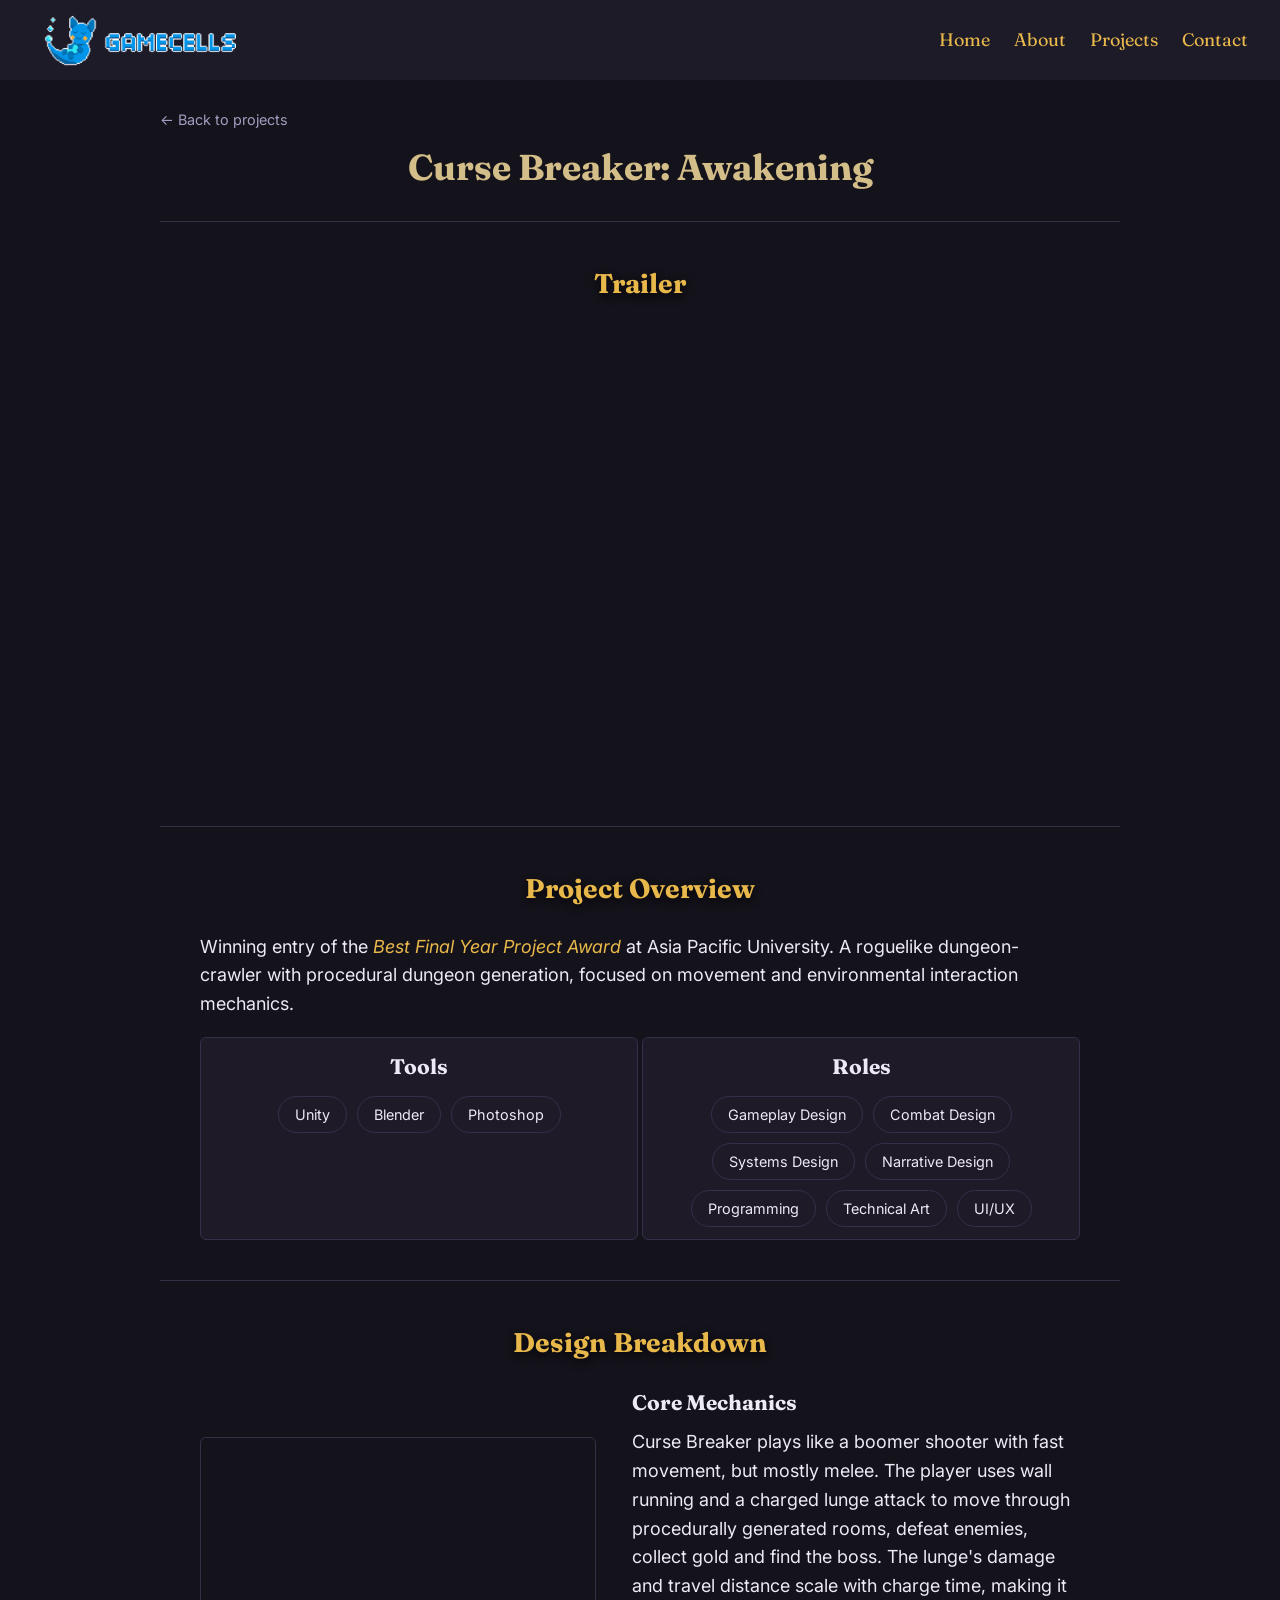
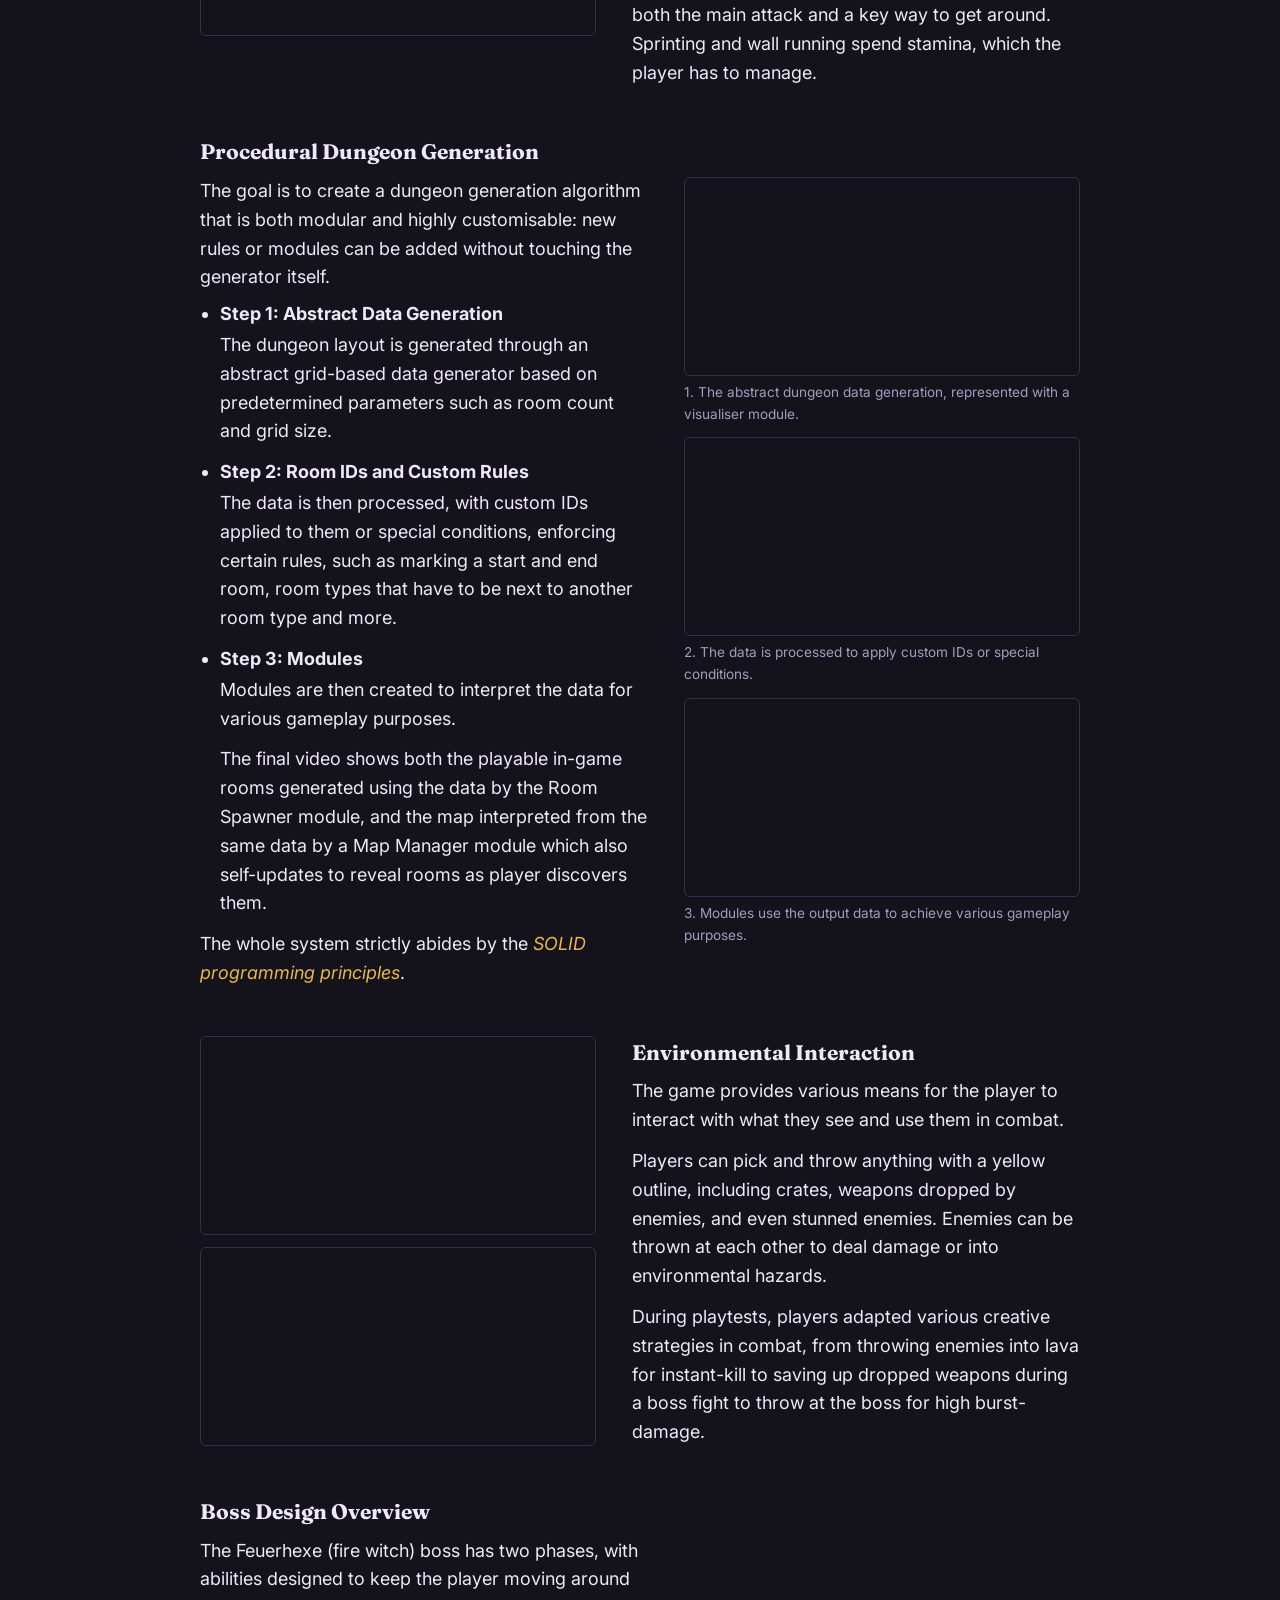
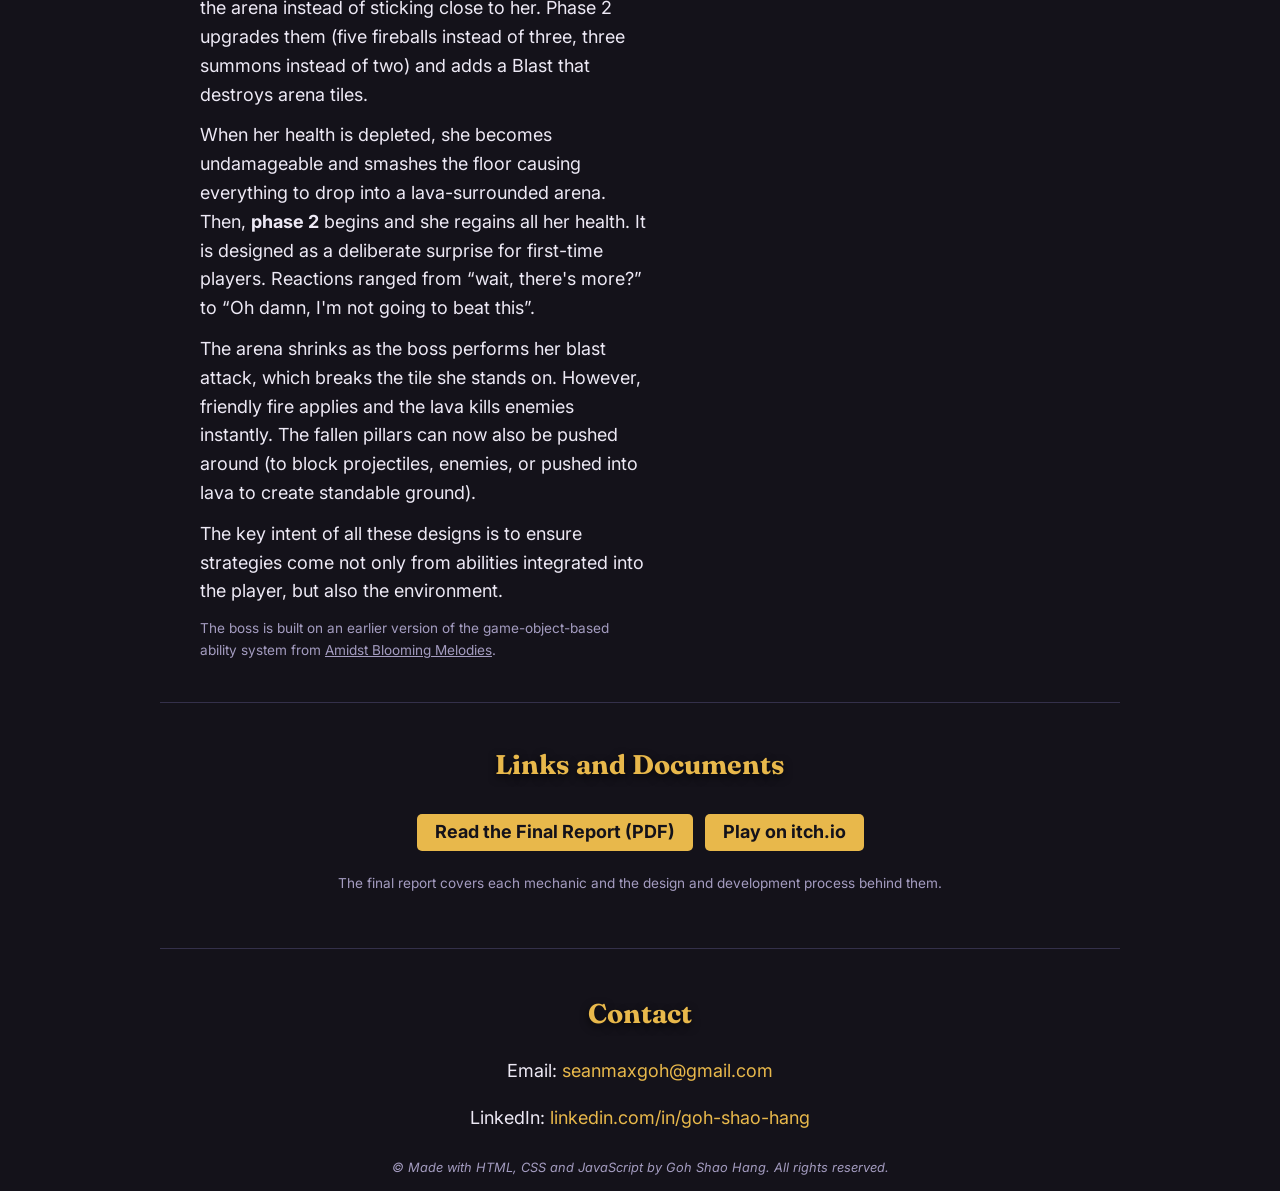
<file: projects/curse-breaker-awakening.html>
<!doctype html>
<html lang="en">
  <head>
    <meta charset="UTF-8" />
    <meta name="viewport" content="width=device-width, initial-scale=1.0" />
    <meta
      property="og:title"
      content="Curse Breaker: Awakening | Goh Shao Hang"
    />
    <meta
      property="og:description"
      content="A roguelike dungeon-crawler with procedural dungeon generation, unique environmental interaction mechanics."
    />
    <meta
      property="og:image"
      content="https://goh-shao-hang.github.io/images/curse-breaker-awakening-thumb.png"
    />
    <meta
      property="og:url"
      content="https://goh-shao-hang.github.io/projects/curse-breaker-awakening.html"
    />
    <link rel="icon" type="image/png" href="../favicon.png" />
    <title>Curse Breaker: Awakening</title>

    <link rel="preconnect" href="https://fonts.googleapis.com" />
    <link rel="preconnect" href="https://fonts.gstatic.com" crossorigin />
    <link
      href="https://fonts.googleapis.com/css2?family=Fraunces:ital,opsz,wght@0,9..144,100..900;1,9..144,100..900&family=Inter:ital,opsz,wght@0,14..32,100..900;1,14..32,100..900&display=swap"
      rel="stylesheet"
    />
    <link rel="stylesheet" href="../style.css" />
  </head>
  <body>
    <header>
      <a href="../index.html">
        <img
          class="logo"
          src="../images/GamecellsBannerAnimatedTrimmed.gif"
          alt="Logo of Gamecells"
        />
      </a>
      <button class="menu-toggle" aria-label="Toggle menu">☰</button>

      <nav>
        <a href="../index.html">Home</a>
        <a href="../index.html#about">About</a>
        <a href="../index.html#projects">Projects</a>
        <a href="../index.html#contact">Contact</a>
      </nav>
    </header>

    <main>
      <div class="project-header">
        <div class="breadcrumb">
          <a href="../index.html#projects">&larr; Back to projects</a>
        </div>
        <h1 class="project-title">Curse Breaker: Awakening</h1>
      </div>
      <section id="demo-video">
        <h2>Trailer</h2>
        <iframe
          width="560"
          height="315"
          src="https://www.youtube.com/embed/-OLLVSaptRk?si=jFF5Y58GhVs_l3qo"
          title="Curse Breaker Awakening Trailer"
          allow="
            accelerometer;
            autoplay;
            clipboard-write;
            encrypted-media;
            gyroscope;
            picture-in-picture;
            web-share;
          "
          referrerpolicy="strict-origin-when-cross-origin"
          allowfullscreen
        ></iframe>
      </section>
      <section id="project-overview">
        <h2>Project Overview</h2>
        <p class="project-description">
          Winning entry of the
          <em class="highlight">Best Final Year Project Award</em>
          at Asia Pacific University. A roguelike dungeon-crawler with
          procedural dungeon generation, focused on movement and environmental
          interaction mechanics.
        </p>
        <div class="tools-and-roles">
          <div class="project-detail-box">
            <h3>Tools</h3>
            <ul>
              <li>Unity</li>
              <li>Blender</li>
              <li>Photoshop</li>
            </ul>
          </div>
          <div class="project-detail-box">
            <h3>Roles</h3>
            <ul>
              <li>Gameplay Design</li>
              <li>Combat Design</li>
              <li>Systems Design</li>
              <li>Narrative Design</li>
              <li>Programming</li>
              <li>Technical Art</li>
              <li>UI/UX</li>
            </ul>
          </div>
        </div>
      </section>
      <section id="design-breakdown">
        <h2>Design Breakdown</h2>
        <div class="pairs">
          <div class="pair">
            <div class="pair-media">
              <video
                src="../videos/cba-movement.mp4"
                autoplay
                muted
                loop
                playsinline
                aria-label="Movement and combat mechanics."
              ></video>
            </div>
            <div class="pair-text">
              <h3>Core Mechanics</h3>
              <p>
                Curse Breaker plays like a boomer shooter with fast movement,
                but mostly melee. The player uses wall running and a charged
                lunge attack to move through procedurally generated rooms,
                defeat enemies, collect gold and find the boss. The lunge's
                damage and travel distance scale with charge time, making it
                both the main attack and a key way to get around. Sprinting and
                wall running spend stamina, which the player has to manage.
              </p>
            </div>
          </div>
          <div class="pair">
            <div class="pair-media">
              <figure>
                <video
                  src="../videos/cba-pcg1.mp4"
                  autoplay
                  muted
                  loop
                  playsinline
                  aria-label="Raw dungeon data generation"
                ></video>
                <figcaption>
                  1. The abstract dungeon data generation, represented with a
                  visualiser module.
                </figcaption>
              </figure>
              <figure>
                <video
                  src="../videos/cba-pcg2.mp4"
                  autoplay
                  muted
                  loop
                  playsinline
                  aria-label="Post-processing on abstract data to apply IDs and special conditions"
                ></video>
                <figcaption>
                  2. The data is processed to apply custom IDs or special
                  conditions.
                </figcaption>
              </figure>
              <figure>
                <video
                  src="../videos/cba-pcg-map.mp4"
                  autoplay
                  muted
                  loop
                  playsinline
                  aria-label="Results of interpreting data with modules for gameplay purposes such as generating playable rooms and a map."
                ></video>
                <figcaption>
                  3. Modules use the output data to achieve various gameplay
                  purposes.
                </figcaption>
              </figure>
            </div>
            <div class="pair-text">
              <h3>Procedural Dungeon Generation</h3>
              <p>
                The goal is to create a dungeon generation algorithm that is
                both modular and highly customisable: new rules or modules can
                be added without touching the generator itself.
              </p>
              <ul>
                <li>
                  <h4>Step 1: Abstract Data Generation</h4>
                  <p>
                    The dungeon layout is generated through an abstract
                    grid-based data generator based on predetermined parameters
                    such as room count and grid size.
                  </p>
                </li>
                <li>
                  <h4>Step 2: Room IDs and Custom Rules</h4>
                  <p>
                    The data is then processed, with custom IDs applied to them
                    or special conditions, enforcing certain rules, such as
                    marking a start and end room, room types that have to be
                    next to another room type and more.
                  </p>
                </li>
                <li>
                  <h4>Step 3: Modules</h4>
                  <p>
                    Modules are then created to interpret the data for various
                    gameplay purposes.
                  </p>
                  <p>
                    The final video shows both the playable in-game rooms
                    generated using the data by the Room Spawner module, and the
                    map interpreted from the same data by a Map Manager module
                    which also self-updates to reveal rooms as player discovers
                    them.
                  </p>
                </li>
              </ul>
              <p>
                The whole system strictly abides by the
                <em class="highlight">SOLID programming principles</em>.
              </p>
            </div>
          </div>
          <div class="pair">
            <div class="pair-media">
              <video
                src="../videos/cba-environmental-interaction.mp4"
                autoplay
                muted
                loop
                playsinline
                aria-label="Throwing crates, enemy-dropped weapons, and stunned enemies."
              ></video>
              <video
                src="../videos/cba-bugs.mp4"
                autoplay
                muted
                loop
                playsinline
                aria-label="Throwing special beetle enemies that trigger explosions."
              ></video>
            </div>
            <div class="pair-text">
              <h3>Environmental Interaction</h3>
              <p>
                The game provides various means for the player to interact with
                what they see and use them in combat.
              </p>
              <p>
                Players can pick and throw anything with a yellow outline,
                including crates, weapons dropped by enemies, and even stunned
                enemies. Enemies can be thrown at each other to deal damage or
                into environmental hazards.
              </p>
              <p>
                During playtests, players adapted various creative strategies in
                combat, from throwing enemies into lava for instant-kill to
                saving up dropped weapons during a boss fight to throw at the
                boss for high burst-damage.
              </p>
            </div>
          </div>
          <div class="pair">
            <div class="pair-media">
              <iframe
                class="vertical"
                src="https://youtube.com/embed/chSkBDg2Zgc?si=QFFNU96IIAgcQlGG"
                title="Curse Breaker Awakening Boss Design Overview Video"
                allow="
                  accelerometer;
                  autoplay;
                  clipboard-write;
                  encrypted-media;
                  gyroscope;
                  picture-in-picture;
                  web-share;
                "
                referrerpolicy="strict-origin-when-cross-origin"
                allowfullscreen
              ></iframe>
            </div>
            <div class="pair-text">
              <h3>Boss Design Overview</h3>
              <p>
                The Feuerhexe (fire witch) boss has two phases, with abilities
                designed to keep the player moving around the arena instead of
                sticking close to her. Phase 2 upgrades them (five fireballs
                instead of three, three summons instead of two) and adds a Blast
                that destroys arena tiles.
              </p>
              <p>
                When her health is depleted, she becomes undamageable and
                smashes the floor causing everything to drop into a
                lava-surrounded arena. Then, <strong>phase 2</strong> begins and
                she regains all her health. It is designed as a deliberate
                surprise for first-time players. Reactions ranged from “wait,
                there's more?” to “Oh damn, I'm not going to beat this”.
              </p>
              <p>
                The arena shrinks as the boss performs her blast attack, which
                breaks the tile she stands on. However, friendly fire applies
                and the lava kills enemies instantly. The fallen pillars can now
                also be pushed around (to block projectiles, enemies, or pushed
                into lava to create standable ground).
              </p>
              <p>
                The key intent of all these designs is to ensure strategies come
                not only from abilities integrated into the player, but also the
                environment.
              </p>
              <p class="note">
                The boss is built on an earlier version of the game-object-based
                ability system from
                <a href="amidst-blooming-melodies.html#design-breakdown"
                  >Amidst Blooming Melodies</a
                >.
              </p>
            </div>
          </div>
        </div>
      </section>
      <section id="links">
        <h2>Links and Documents</h2>
        <div class="link-buttons">
          <a
            class="btn-link"
            href="../documents/curse-breaker-awakening-report.pdf"
            target="_blank"
            rel="noopener noreferrer"
            >Read the Final Report (PDF)</a
          >
          <a
            class="btn-link"
            href="https://gamecells.itch.io/curse-breaker-awakening"
            target="_blank"
            rel="noopener noreferrer"
            >Play on itch.io</a
          >
        </div>
        <p class="note">
          The final report covers each mechanic and the design and development
          process behind them.
        </p>
      </section>
    </main>

    <footer id="contact">
      <h2>Contact</h2>
      <p>
        Email: <a href="mailto:seanmaxgoh@gmail.com">seanmaxgoh@gmail.com</a>
      </p>
      <p>
        LinkedIn:
        <a
          href="https://www.linkedin.com/in/goh-shao-hang"
          target="_blank"
          rel="noopener noreferrer"
          >linkedin.com/in/goh-shao-hang</a
        >
      </p>
      <p id="copyright">
        &copy; Made with HTML, CSS and JavaScript by Goh Shao Hang. All rights
        reserved.
      </p>
    </footer>
    <script src="../scripts/hamburger.js"></script>
    <script src="../scripts/motion.js"></script>
    <!-- Cloudflare Web Analytics -->
    <script
      type="module"
      src="https://static.cloudflareinsights.com/beacon.min.js"
      data-cf-beacon='{"token": "64c9b48ee6d34dce850025bd3eb6d81f"}'
    ></script>
    <!-- End Cloudflare Web Analytics -->
  </body>
</html>
</file>
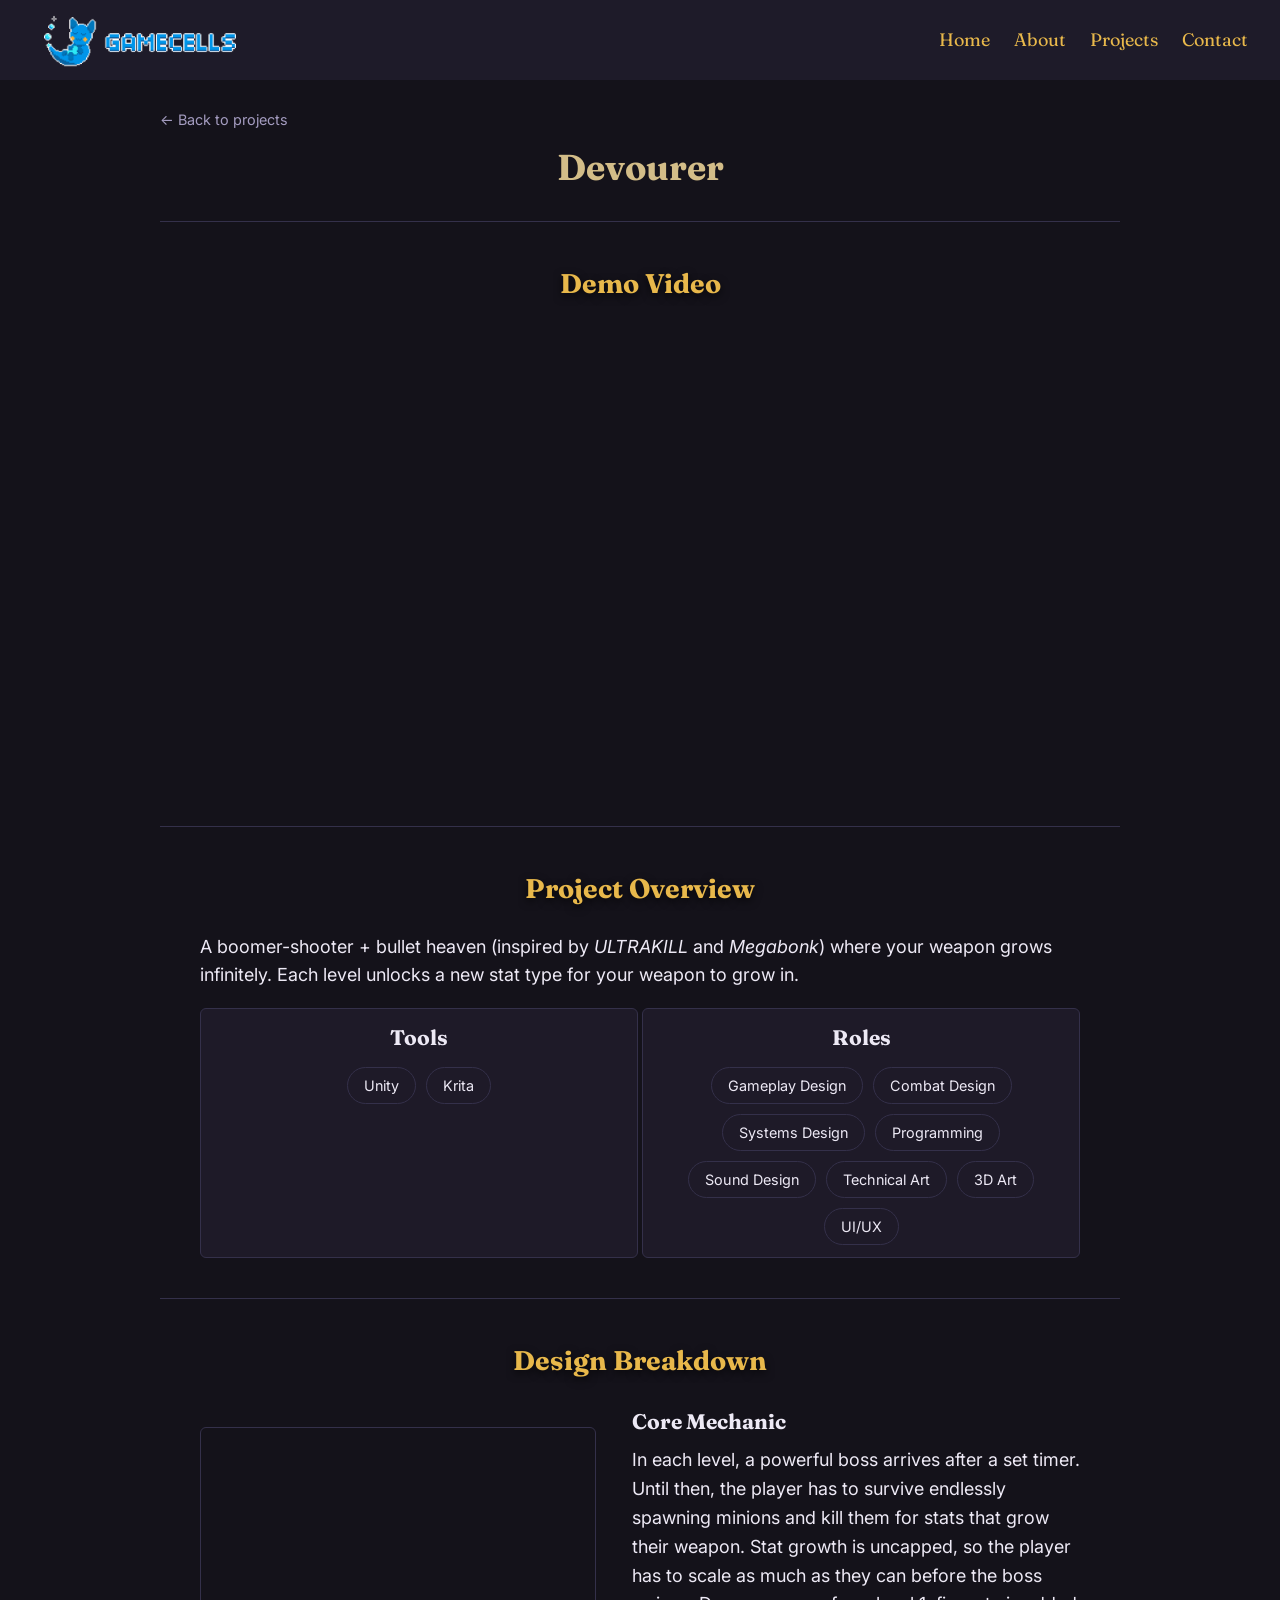
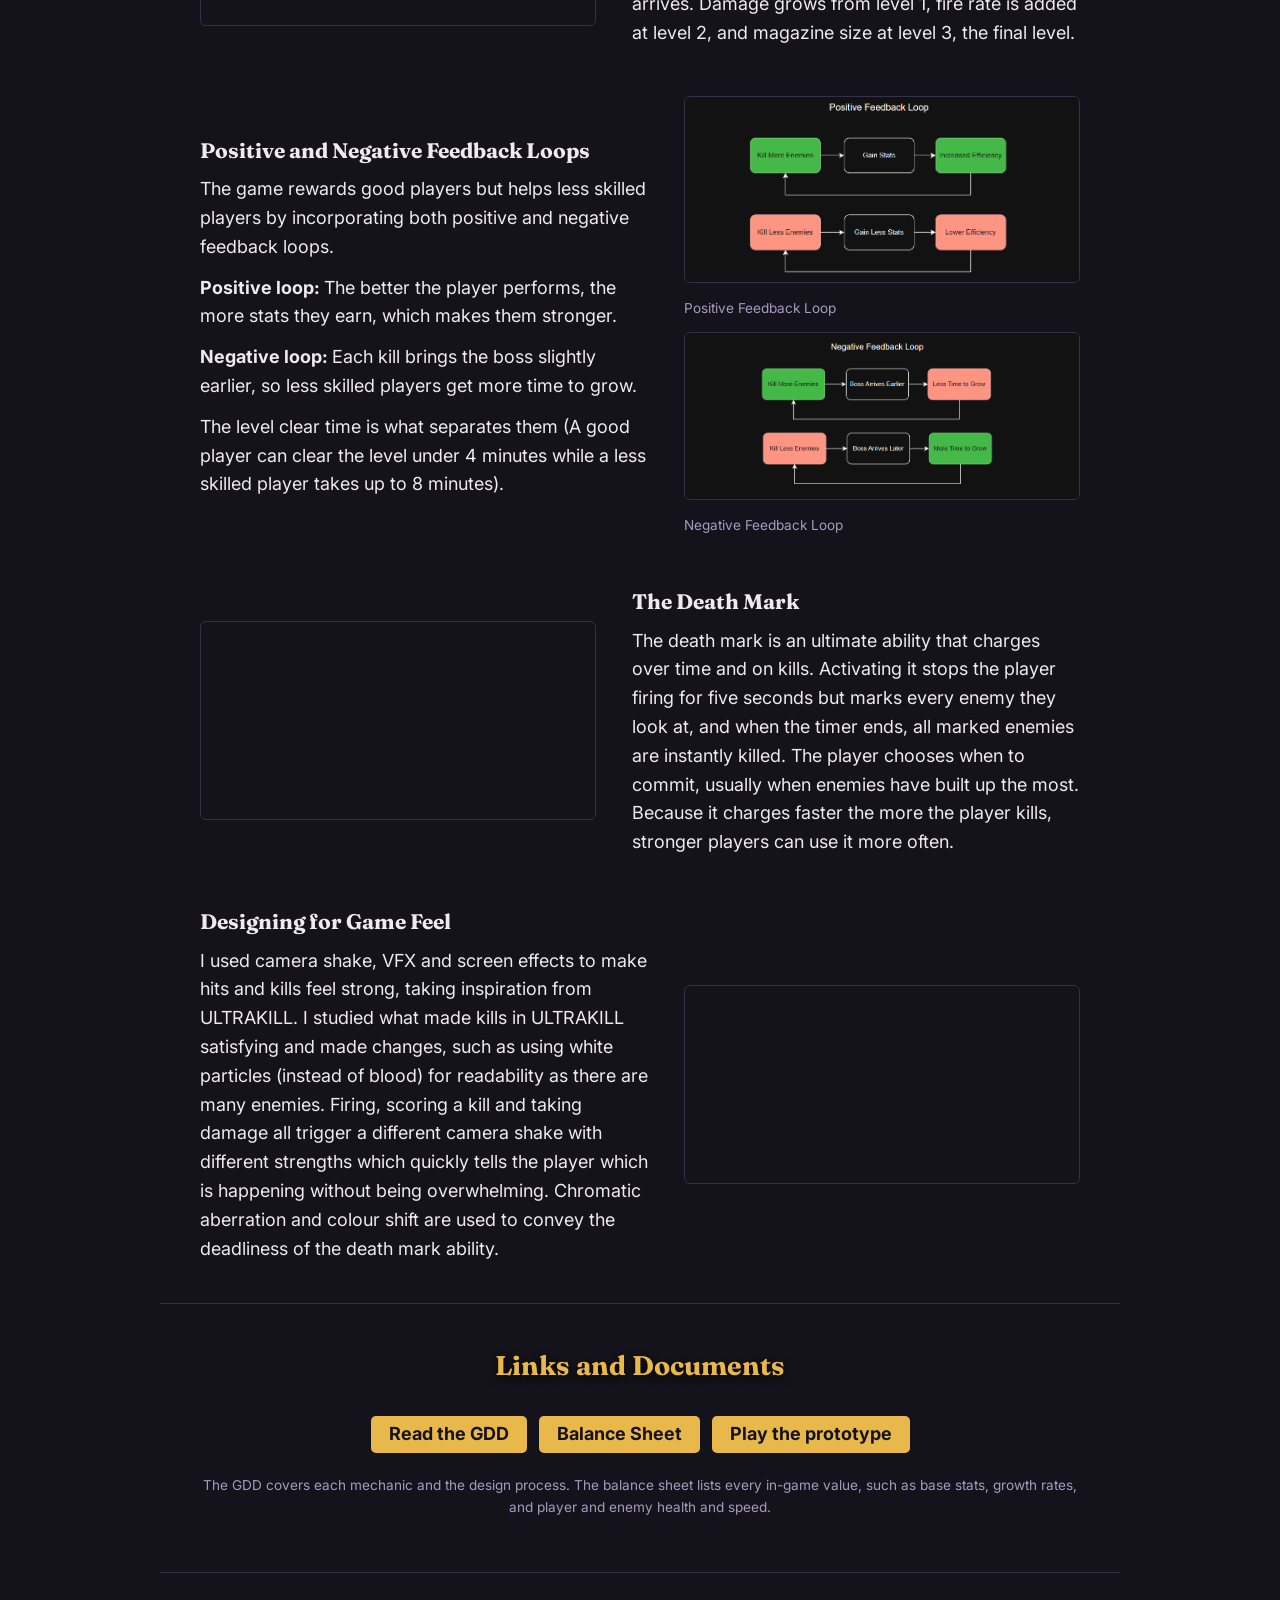
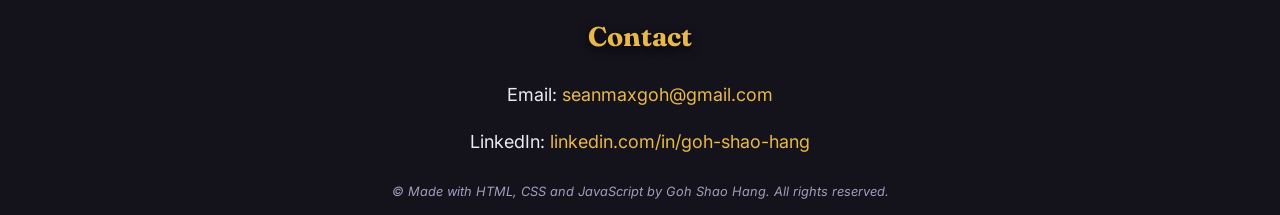
<file: projects/devourer.html>
<!doctype html>
<html lang="en">
  <head>
    <meta charset="UTF-8" />
    <meta name="viewport" content="width=device-width, initial-scale=1.0" />
    <meta property="og:title" content="Devourer | Goh Shao Hang" />
    <meta
      property="og:description"
      content="A Unity boomer-shooter + bullet heaven game where your weapon grows infinitely."
    />
    <meta
      property="og:image"
      content="https://goh-shao-hang.github.io/images/devourer-thumb.png"
    />
    <meta
      property="og:url"
      content="https://goh-shao-hang.github.io/projects/devourer.html"
    />
    <link rel="icon" type="image/png" href="../favicon.png" />
    <title>Devourer</title>

    <link rel="preconnect" href="https://fonts.googleapis.com" />
    <link rel="preconnect" href="https://fonts.gstatic.com" crossorigin />
    <link
      href="https://fonts.googleapis.com/css2?family=Fraunces:ital,opsz,wght@0,9..144,100..900;1,9..144,100..900&family=Inter:ital,opsz,wght@0,14..32,100..900;1,14..32,100..900&display=swap"
      rel="stylesheet"
    />
    <link rel="stylesheet" href="../style.css" />
  </head>
  <body>
    <header>
      <a href="../index.html">
        <img
          class="logo"
          src="../images/GamecellsBannerAnimatedTrimmed.gif"
          alt="Logo of Gamecells"
        />
      </a>
      <button class="menu-toggle" aria-label="Toggle menu">☰</button>
      <nav>
        <a href="../index.html">Home</a>
        <a href="../index.html#about">About</a>
        <a href="../index.html#projects">Projects</a>
        <a href="../index.html#contact">Contact</a>
      </nav>
    </header>

    <main>
      <div class="project-header">
        <div class="breadcrumb">
          <a href="../index.html#projects">&larr; Back to projects</a>
        </div>
        <h1 class="project-title">Devourer</h1>
      </div>
      <section id="demo-video">
        <h2>Demo Video</h2>
        <iframe
          width="560"
          height="315"
          src="https://www.youtube.com/embed/glAtM3YMDZM?si=YvNiv9fma8kWB7Dh"
          title="Devourer Demo Video"
          allow="
            accelerometer;
            autoplay;
            clipboard-write;
            encrypted-media;
            gyroscope;
            picture-in-picture;
            web-share;
          "
          referrerpolicy="strict-origin-when-cross-origin"
          allowfullscreen
        ></iframe>
      </section>
      <section id="project-overview">
        <h2>Project Overview</h2>
        <p class="project-description">
          A boomer-shooter + bullet heaven (inspired by <em>ULTRAKILL</em> and
          <em>Megabonk</em>) where your weapon grows infinitely. Each level
          unlocks a new stat type for your weapon to grow in.
        </p>
        <div class="tools-and-roles">
          <div class="project-detail-box">
            <h3>Tools</h3>
            <ul>
              <li>Unity</li>
              <li>Krita</li>
            </ul>
          </div>
          <div class="project-detail-box">
            <h3>Roles</h3>
            <ul>
              <li>Gameplay Design</li>
              <li>Combat Design</li>
              <li>Systems Design</li>
              <li>Programming</li>
              <li>Sound Design</li>
              <li>Technical Art</li>
              <li>3D Art</li>
              <li>UI/UX</li>
            </ul>
          </div>
        </div>
      </section>
      <section id="design-breakdown">
        <h2>Design Breakdown</h2>
        <div class="pairs">
          <div class="pair">
            <div class="pair-media">
              <video
                src="../videos/devourer-core-mechanic.mp4"
                autoplay
                muted
                loop
                playsinline
                aria-label="Core Mechanic Showcase Video"
              ></video>
            </div>
            <div class="pair-text">
              <h3>Core Mechanic</h3>
              <p>
                In each level, a powerful boss arrives after a set timer. Until
                then, the player has to survive endlessly spawning minions and
                kill them for stats that grow their weapon. Stat growth is
                uncapped, so the player has to scale as much as they can before
                the boss arrives. Damage grows from level 1, fire rate is added
                at level 2, and magazine size at level 3, the final level.
              </p>
            </div>
          </div>
          <div class="pair">
            <div class="pair-media">
              <figure>
                <a
                  href="../images/devourer-positive-loop.png"
                  target="_blank"
                  rel="noopener noreferrer"
                >
                  <img
                    src="../images/devourer-positive-loop.png"
                    alt="Diagram showcasing positive feedback loop"
                    loading="lazy"
                  />
                </a>
                <figcaption>Positive Feedback Loop</figcaption>
              </figure>
              <figure>
                <a
                  href="../images/devourer-positive-loop.png"
                  target="_blank"
                  rel="noopener noreferrer"
                >
                  <img
                    src="../images/devourer-negative-loop.png"
                    alt="Diagram showcasing negative feedback loop"
                    loading="lazy"
                  />
                </a>

                <figcaption>Negative Feedback Loop</figcaption>
              </figure>
            </div>
            <div class="pair-text">
              <h3>Positive and Negative Feedback Loops</h3>
              <p>
                The game rewards good players but helps less skilled players by
                incorporating both positive and negative feedback loops.
              </p>
              <p>
                <strong>Positive loop: </strong> The better the player performs,
                the more stats they earn, which makes them stronger.
              </p>
              <p>
                <strong>Negative loop: </strong>Each kill brings the boss
                slightly earlier, so less skilled players get more time to grow.
              </p>
              <p>
                The level clear time is what separates them (A good player can
                clear the level under 4 minutes while a less skilled player
                takes up to 8 minutes).
              </p>
            </div>
          </div>
          <div class="pair">
            <div class="pair-media">
              <video
                src="../videos/devourer-death-mark.mp4"
                autoplay
                muted
                loop
                playsinline
                aria-label="Death Mark Ability"
              ></video>
            </div>
            <div class="pair-text">
              <h3>The Death Mark</h3>
              <p>
                The death mark is an ultimate ability that charges over time and
                on kills. Activating it stops the player firing for five seconds
                but marks every enemy they look at, and when the timer ends, all
                marked enemies are instantly killed. The player chooses when to
                commit, usually when enemies have built up the most. Because it
                charges faster the more the player kills, stronger players can
                use it more often.
              </p>
            </div>
          </div>
          <div class="pair">
            <div class="pair-media">
              <video
                src="../videos/devourer-game-feel.mp4"
                autoplay
                muted
                loop
                playsinline
                aria-label="Game feel, hit effects and camera shake"
              ></video>
            </div>
            <div class="pair-text">
              <h3>Designing for Game Feel</h3>
              <p>
                I used camera shake, VFX and screen effects to make hits and
                kills feel strong, taking inspiration from ULTRAKILL. I studied
                what made kills in ULTRAKILL satisfying and made changes, such
                as using white particles (instead of blood) for readability as
                there are many enemies. Firing, scoring a kill and taking damage
                all trigger a different camera shake with different strengths
                which quickly tells the player which is happening without being
                overwhelming. Chromatic aberration and colour shift are used to
                convey the deadliness of the death mark ability.
              </p>
            </div>
          </div>
        </div>
      </section>
      <section id="links">
        <h2>Links and Documents</h2>
        <div class="link-buttons">
          <a
            class="btn-link"
            href="https://docs.google.com/document/d/1h8luGjerq48iS6x9KsCU53iu_b5_n6XhIrA3pQPC0B4/edit?usp=sharing"
            target="_blank"
            rel="noopener noreferrer"
            >Read the GDD</a
          >
          <a
            class="btn-link"
            href="https://docs.google.com/document/d/1z4lbVBkZM8dVSLCvw5phfWdcXxx6SPtpSASv6HAslbo/edit?usp=sharing"
            target="_blank"
            rel="noopener noreferrer"
            >Balance Sheet</a
          >
          <a
            class="btn-link"
            href="https://drive.google.com/file/d/1BMH2RHd6Q6VY1PpERxNx2L9OtF4tbODD/view?usp=sharing"
            target="_blank"
            rel="noopener noreferrer"
            >Play the prototype</a
          >
        </div>
        <p class="note">
          The GDD covers each mechanic and the design process. The balance sheet
          lists every in-game value, such as base stats, growth rates, and
          player and enemy health and speed.
        </p>
      </section>
    </main>

    <footer id="contact">
      <h2>Contact</h2>
      <p>
        Email: <a href="mailto:seanmaxgoh@gmail.com">seanmaxgoh@gmail.com</a>
      </p>
      <p>
        LinkedIn:
        <a
          href="https://www.linkedin.com/in/goh-shao-hang"
          target="_blank"
          rel="noopener noreferrer"
          >linkedin.com/in/goh-shao-hang</a
        >
      </p>
      <p id="copyright">
        &copy; Made with HTML, CSS and JavaScript by Goh Shao Hang. All rights
        reserved.
      </p>
    </footer>
    <script src="../scripts/hamburger.js"></script>
    <script src="../scripts/motion.js"></script>
    <!-- Cloudflare Web Analytics -->
    <script
      type="module"
      src="https://static.cloudflareinsights.com/beacon.min.js"
      data-cf-beacon='{"token": "64c9b48ee6d34dce850025bd3eb6d81f"}'
    ></script>
    <!-- End Cloudflare Web Analytics -->
  </body>
</html>
</file>
<file: style.css>
*, *::before, *::after {
  box-sizing: border-box;
}

:root{
    --gold: #e8b84b;
    --bg-dark: #14121a;
    --bg-card: #1e1a28;
    --border-color: #34304a;
    --muted: #a49cc0;
}

html{
    scroll-padding-top: 80px;
}

main {
  max-width: 1000px;
  margin: 0 auto;
  padding: 20px;
}

.breadcrumb{
    text-align: left;
    font-size: 0.9rem;
}

.breadcrumb a{
    color: var(--muted);
    padding: 8px 0px;
}

.breadcrumb a:hover{
    color: var(--gold);
}

.menu-toggle {
  display: none;
  background: none;
  color: var(--gold);
  font-size: 1.8rem;
  cursor: pointer;
}

nav {
    display: flex;
    gap: 24px;
    justify-content: flex-end;
    align-items: center;
}

nav a{
    font-family: "Fraunces", Arial, Helvetica, sans-serif;
}

header{
    position: sticky;
    top: 0;
    z-index: 100;
    background-color: #1e1b29;
    display: flex;
    align-items: center;
    justify-content: space-between;
    padding: 0px 32px;
    flex-shrink: 0;
}

.logo{  
    height: 80px;
    padding: 12px;
    width: auto;
    display: block;
}

.above-fold{
    display: flex;
    flex-direction: column;
    height: calc(100vh - 80px);
    height: calc(100dvh - 80px);
    /*
    height: 100vh;
    height: 100dvh; /* mobile-safe override, from before 
    */
}

.hero{
    flex: 1;
    min-height: 0;
    position: relative;
    height: auto;
    overflow: hidden;
}

.hero-video{
    position: absolute;
    inset: 0; /* shorthand for top:0; right:0; bottom:0; left:0; */
    width: 100%;
    height: 100%;
    object-fit: cover;
    z-index: 0; /* so video shows behind text */
}

.hero-overlay{
    position: absolute;
    inset: 0; /* shorthand for top:0; right:0; bottom:0; left:0; */
    width: 100%;
    height: 100%;
    background: rgba(0, 0, 0, 0.5);
    z-index: 1;
}


.thumbnail{
    width: 100%;
    aspect-ratio: 4/3;
    object-fit: cover;
    display: block;
    border-radius: 4px;
    border: 2px solid #34304a;
}

.hero-text{
    font-weight: bold;
    position: absolute;
    inset: 0;
    z-index: 2;
    display: flex;
    flex-direction: column;
    justify-content: center;
    align-items: center;
    color: white;
    gap: 24px;
}

.hero-text h1{
    font-family: "Fraunces", serif;
    font-size: 3.5rem;
    font-weight: 700;
    letter-spacing: 0.1em;
}

.hero-text p{
    font-family: "Fraunces", serif;
  font-weight: 500;
  letter-spacing: 0.15em;
  text-transform: uppercase;
  font-size: 1.25rem;
}

.hero-text a{
    font-family: "Fraunces", Arial, Helvetica, sans-serif;
    font-size: 1.5rem;
    text-decoration: underline;
}

.hero-text h1, .hero-text p, .hero-text a{
    margin: 0;
    text-shadow: 0 3px 4px rgba(0,0,0,0.7);
}


.project-grid {
    display: grid;
    grid-template-columns: repeat(3, 1fr);
    gap: 20px;
    background-color: var(--bg-dark);
    padding: 20px;
    border: 2px solid var(--border-color);
    justify-content: center;
}

.project-grid + .link-buttons{
    margin-top: 24px;
}

.project-card {
    background-color: #282334;
    border: 1px solid var(--border-color);
    border-radius: 6px;
    padding: 12px;
    display: flex;
    flex-direction: column;
    gap: 8px;
    transition: transform 0.3s ease;
}

.project-card:hover{
    transform: translateY(-3px);
}

.project-card h3{
    font-size: 1rem;
    margin: 0px;
}

.project-card p{
    color: var(--muted);
}

.card-description{
    flex-grow: 1;
    margin: 0;
    font-size: 0.9rem;
    line-height: 1.4;
}

.project-list {
    display: flex;
    flex-direction: column;
    gap: 16px;
}

.project-row{
    display: flex;
    align-items: center;
    gap: 24px;
    background-color: #282334;
    border: 1px solid var(--border-color);
    border-radius: 6px;
    padding: 12px;
    --thumb-w: 240px;
    --thumb-h: 240px;
}

.project-row.tall
{
    --thumb-h: 360px;
}

.project-row > a{
    flex: 0 0 var(--thumb-w);
}

.row-thumb{
    display: block;
    width: 100%;
    max-height: var(--thumb-h);
    object-fit: contain;
    border-radius: 4px;
}

.row-text{
    flex: 1;
    text-align: left;
}

.row-text h3{
    margin: 0 0 4px;
}

.row-meta{
    margin: 0 0 8px;
    font-size: 0.85rem;
    color: var(--muted);
}

.row-description{
    margin: 0 0 12px;
}

.row-text .tag-list{
    justify-content: flex-start;
    border-top: none;
    padding-top: 0;
    height: auto;
}

.row-text .btn-link{
    margin: 12px 0 0;
}

.btn-details, .btn-link{
    display: inline-block;
    background-color: var(--gold);
    color: #14121a;
    font-weight: bold;
    padding: 4px 18px;
    margin: 6px;
    border-radius: 5px;
    transition: background-color 0.3s ease;
    /*transition: transform 0.15s ease, background-color 0.15s ease;*/
}

.link-buttons{
    display: flex;
    justify-content: center;
    flex-wrap: wrap;
}

.btn-details:hover, .btn-link:hover{
    background-color: #f2c766;
    text-decoration: none;
    /*transform: translateY(-3px);*/
}

.project-detail-box {
    width: 100%;
    flex: 1;
    background-color: var(--bg-card);
    border: 1px solid var(--border-color);
    border-radius: 6px;
    padding: 12px;
    display: flex;
    flex-direction: column;
    justify-content: flex-start ;
}

.project-detail-box ul, .tag-list {
    list-style: none;
    margin: 0;
    padding: 0;
    display: flex;
    flex-wrap: wrap;
    justify-content: center;
    align-items: start;
    gap: 10px;
}

.project-detail-box ul{
    margin-top: 12px;
}


.project-detail-box li, .tag-list li {
    background-color: var(--bg-card);
    border: 1px solid var(--border-color);
    padding: 6px 16px;
    border-radius: 20px;
    font-size: 0.9rem;
    transition: transform 0.15s ease;
}

.project-detail-box li:hover, .tag-list li:hover{
    transform: scale(1.05);
}

.tag-list{
    gap: 6px;
    border-top: 1px solid var(--border-color);
    padding-top: 6px;
    height: 100%;
    display:flex;
    align-content: start;
}

.tag-list li{
    padding: 2px 10px;
    font-size: 0.78rem;
}

.project-header{
    border-bottom: 1px solid var(--border-color);
    padding-bottom: 24px;
}

.project-title {
    margin: 0;
}

.project-description {
    text-align: left;
}

.project-detail-box h3 {
    margin: 0;
}

.tools-and-roles{
    display: flex;
    flex-direction: row;
    gap: 4px;
    justify-content: space-between;
}


img{
    max-width: 100%;
    height: auto;
}

iframe{
    width : 100%;
    max-width: 800px;
    aspect-ratio: 16/9;
    height: auto;
    border: 0;
}

video{
    max-width: 100%;
    height: auto;
}



body {
    margin: 0;
  background-color: #14121a;
  color: #ede9f5;

  font-family: "Inter", Arial, Helvetica, sans-serif;
  line-height: 1.6;
  font-size: 18px;
  text-align: center;
}

section{
    padding: 40px;
    border-bottom: 1px solid #34304a;
}

section h2{
    margin-top: 0;
}

h1, h2, h3{
    font-family: "Fraunces", serif;
}

body h2{
    text-shadow: 0 3px 8px rgba(0,0,0,0.7);
}

h1{
    color:#d3bd88;
}

h2 {
  color: var(--gold);
}

.about {
  color: white;
}

/*#about{
    color:blueviolet;
}*/

.links{
    margin-top: 32px;
    width: 100%;
    display: flex;
    flex-direction: row;
    justify-content: center;
    align-items:center;
    gap:16px;
}

.link-icon{
    width: 64px;
    height: 64px;
    object-fit: contain;
    transition: transform 0.15s ease;
}

.link-icon:hover{
    transform: translateY(-3px);
}

#copyright{
    color: var(--muted);
    font-size: 0.8rem;
    margin-top: 25px;
    font-style: italic;
}

a {
    color: var(--gold);
    text-decoration: none; /*removes underline*/ 
    display: inline-block;
}



a:hover {
    text-decoration: underline; /*adds underline on hover*/
}

.pairs{
    display: flex;
    flex-direction: column;
    gap: 48px;
}

.pair{
    display: flex;
    align-items: center;
    gap: 36px;
}

.pair:nth-child(even){
    flex-direction: row-reverse;
}

.pair-media{
    flex: 0 0 45%;
    min-width: 0;
    display: flex;
    flex-direction: column;
    gap: 12px;
}

.pair-media iframe.vertical{
    aspect-ratio: 9/16;
    max-width: 360px;
    align-self: center;
}

figure{
    margin: 0;
}

figcaption{
    margin-top: 6px;
    font-size: 0.85rem;
    color: var(--muted);
    text-align: left;
}

.pair-media img, .pair-media video{
    display: block;
    width: 100%;
    border: 1px solid var(--border-color);
    border-radius: 6px;
}

.pair-text{
    flex: 1;
    text-align: left;
}

.pair-text h3{ margin: 0 0 8px; }

.pair-text h4{ 
    margin: 8px 0 2px;
}

.pair-text ul li{
    margin-bottom: 12px;
}

.pair-text p { margin: 0; }

.pair-text p + p{
    margin-top: 12px;
}

.pair-text ul{
    margin: 0;
    padding-left: 20px;
}

.pair-text li {
    margin-bottom: 6px;
}

.gallery {
    display: grid;
    grid-template-columns: repeat(3, 1fr);
    gap: 16px;
    margin-top: 32px;
}

.gallery + .note{
    text-align: left;
}

.note a{
    color : var(--muted);
    text-decoration: underline;
}

.note a:hover{
    color: var(--gold);
}

.gallery a{
    display: block;
}

.gallery img{
    display: block;
    width: 100%;
    border: 1px solid var(--border-color);
    border-radius: 6px;
}

.note{
    margin-top: 16px;
    font-size: 0.85rem;
    color: var(--muted);
}

.highlight{
    color: var(--gold)
}


@media (max-width: 800px)
{
    .project-grid {
        grid-template-columns: 1fr;
    }

    .tools-and-roles{
        flex-direction: column;
    }

    .pair, .pair:nth-child(even) { /*need to specify the even pairs too since the one above has high specificity, preventing following to apply*/
        flex-direction: column;
        align-items: stretch; /*cancels the 45% since it would mean height in column flex*/
        gap: 16px;
    }

    .pair-media{
        flex: none;
    }

    .project-card{
        width: 100%;
        max-width: 420px;
        justify-self: center;
    }

    .project-row{
        flex-direction: column;
        align-items: stretch;
    }

    .project-row > a{
        flex: none;
    }

    .project-row {
        --thumb-h: 380px;
    }

    .project-row.tall {
        --thumb-h: 500px;
    }

    .gallery{
        grid-template-columns: 1fr;
    }
}

@media (max-width: 500px) {
    main {
        padding: 0;
    }

    .project-header{
        padding-inline: 16px;
    }

    section{
        padding: 32px 16px;
    }

    header {
        flex-wrap: wrap;
        justify-content: center;
        padding: 0px 0px;
        column-gap: 12px;
    }

    .above-fold{
        display: flex;
        flex-direction: column;
        height: calc(100vh - 60px);
        height: calc(100dvh - 60px);
    }

    .logo {
        height: 60px;
        padding: 5px;
        display: block;
    }

    .menu-toggle{
        display: block;
    }

    nav {
        display: flex;
        width: 100%;
        justify-content: center;
        align-items: center;
        gap: 16px;
        max-height: 0;
        overflow: hidden;
        transition: max-height 0.3s ease;
        background-color: var(--bg-dark);
    }

    nav.open{
        max-height: 28.8px;
    }

    .hero-text h1{
        font-size: 2rem;
    }

    .hero-text p{
        font-size: 1.25rem;
    }

    .project-grid{
        padding: 12px;
    }
}
</file>
